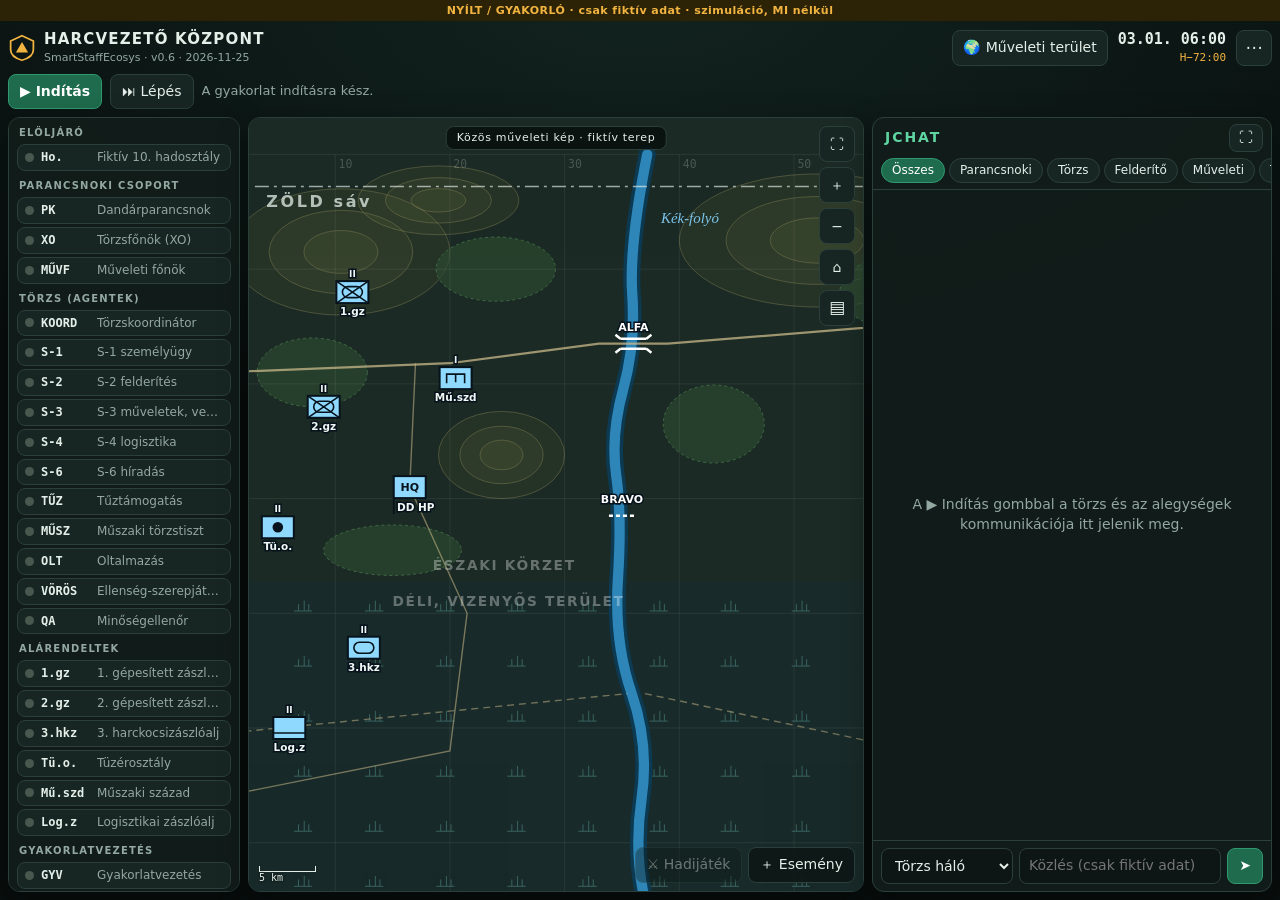
<file: public/index.html>
<!doctype html>
<html lang="hu">
<head>
  <meta charset="utf-8">
  <meta name="viewport" content="width=device-width, initial-scale=1, viewport-fit=cover">
  <meta name="robots" content="noindex, nofollow">
  <meta name="theme-color" content="#0b1210">
  <title>SmartStaffEcosys v0.6 – harcvezető központ</title>
  <link rel="stylesheet" href="cp.css">
</head>
<body>
  <div id="banner" class="banner">NYÍLT / GYAKORLÓ · csak fiktív adat · szimuláció, MI nélkül</div>
  <div class="cp">
    <header class="top">
      <div class="brand">
        <svg viewBox="0 0 32 32" aria-hidden="true"><path d="M16 2 29 8v10c0 6-6 10-13 12C9 28 3 24 3 18V8z" fill="none" stroke="currentColor" stroke-width="2"/><path d="M16 9 23 21H9z" fill="currentColor"/></svg>
        <div><h1>Harcvezető központ</h1><p id="subtitle">SmartStaffEcosys · v0.6 · 2026-11-25</p></div>
      </div>
      <a id="ao-open" class="aobtn" href="globe.html" title="Műveleti terület: földgömb és MGRS-rács" aria-label="Műveleti terület kijelölése földgömbön">🌍<span> Műveleti terület</span></a>
      <div class="clockbox"><strong id="clock">–</strong><span id="hhour"></span></div>
      <details class="menu" id="menu">
        <summary aria-label="Menü">⋯</summary>
        <div class="menu-body">
          <button type="button" id="shared-open">Közös gyakorlat (belépés)…</button>
          <a href="./" id="leave" hidden>Vissza a saját (helyi) demóhoz</a>
          <label>Belépett szerep <select id="role"></select></label>
          <label>Lejátszás sebessége <select id="speed"><option value="3500">lassú</option><option value="2000" selected>normál</option><option value="700">gyors</option></select></label>
          <a href="process.html" id="process-link">Folyamatnézet (törzsmunka lépései)</a>
          <a href="live.html">Éles döntési ablak (belépéssel)</a>
          <button type="button" id="export-chat">JCHAT mentése (CSV)</button>
          <button type="button" id="export-log">Döntési napló mentése (JSON)</button>
          <label class="check" id="conf-row"><input type="checkbox" id="conf"> Bizalmas+ (egyirányú leállítás)</label>
          <button type="button" id="reset" class="danger">Új gyakorlat</button>
        </div>
      </details>
    </header>

    <div class="control">
      <button type="button" id="play" class="primary">▶ Indítás</button>
      <button type="button" id="step" title="Egy allépés">⏭ Lépés</button>
      <p id="status" class="status" role="status"></p>
      <button type="button" id="open" class="attention" hidden>Döntés vár</button>
      <button type="button" id="resume" class="attention" hidden>Elöljárói válasz megérkezett</button>
    </div>

    <nav id="forces" class="forces panel" aria-label="Szervezeti elemek"></nav>

    <section id="mappanel" class="mappanel panel" aria-label="Közös műveleti kép">
      <div id="map" class="map"></div>
      <div id="map-title" class="map-title">Közös műveleti kép · fiktív terep</div>
      <details id="ao-credit" class="ao-credit" hidden><summary>© EOxCloudless · CC BY 4.0</summary><a href="https://cloudless.eox.at" target="_blank" rel="noopener">EOxCloudless https://cloudless.eox.at</a> by EOX IT Services GmbH (Contains modified Copernicus Sentinel data 2016 &amp; 2017) · <a href="https://creativecommons.org/licenses/by/4.0/" target="_blank" rel="noopener">CC BY 4.0</a></details>
      <div id="coabar" class="coabar" hidden></div>
      <div class="map-tools">
        <button type="button" id="fs-map" aria-label="Térkép teljes képernyőn">⛶</button>
        <button type="button" id="zin" aria-label="Nagyítás">＋</button>
        <button type="button" id="zout" aria-label="Kicsinyítés">−</button>
        <button type="button" id="zhome" aria-label="Alaphelyzet">⌂</button>
        <details class="layers">
          <summary aria-label="Rétegek">▤</summary>
          <div class="menu-body">
            <label class="check"><input type="checkbox" data-layer="units" checked> Saját erők</label>
            <label class="check"><input type="checkbox" data-layer="enemy" checked> Ellenség</label>
            <label class="check"><input type="checkbox" data-layer="plan" checked> Tervjelek</label>
            <label class="check"><input type="checkbox" data-layer="incidents" checked> Események</label>
            <label class="check" id="ao-row" hidden><input type="checkbox" id="ao-layer" checked> Valós terep (MGRS)</label>
          </div>
        </details>
      </div>
      <div class="map-actions">
        <button type="button" id="wg-open" disabled>⚔ Hadijáték</button>
        <button type="button" id="inject">＋ Esemény</button>
      </div>
      <div class="scalebar"><i id="scale-line"></i><span id="scale-text">5 km</span></div>
      <aside id="card" class="mapcard" hidden></aside>
      <div id="wargame" class="wargame" hidden>
        <div class="wg-head"><strong id="wg-name"></strong><button type="button" id="wg-close" aria-label="Hadijáték bezárása">✕</button></div>
        <div id="wg-coas" class="seg"></div>
        <div class="wg-turn">
          <button type="button" id="wg-prev" aria-label="Előző forduló">◀</button>
          <input type="range" id="wg-range" min="0" max="4" step="1" value="0" aria-label="Forduló">
          <button type="button" id="wg-next" aria-label="Következő forduló">▶</button>
          <button type="button" id="wg-auto">Lejátszás</button>
        </div>
        <p id="wg-own"></p>
        <p id="wg-red"></p>
        <p class="note">Vázlatos mozgásjáték előre megírt helyzetekkel; nem harcérték-számítás.</p>
      </div>
      <div id="lockpanel" class="lockpanel" hidden>
        <h2>Bizalmas+ aktív: a példány zárolva</h2>
        <p>Minden külső adapter tiltva. Ezen a felhős példányon nincs helyi adapter, ezért a feldolgozás leállt. A kapcsoló nem kapcsolható vissza.</p>
        <p>A kapcsoló nem teszi alkalmassá a felhőt minősített adatra. Ahhoz külön, zárt és akkreditált rendszer kell.</p>
      </div>
    </section>

    <section id="chat" class="chat panel" aria-label="JCHAT">
      <div class="chat-head">
        <h2>JCHAT</h2>
        <button type="button" id="filter" class="chip-x" hidden></button>
        <button type="button" id="fs-chat" aria-label="JCHAT teljes képernyőn">⛶</button>
      </div>
      <div id="channels" class="channels" role="tablist" aria-label="Hálók"></div>
      <div id="feed" class="feed" aria-live="polite"></div>
      <button type="button" id="newer" class="newer" hidden>▼ Új közlések</button>
      <form id="composer" class="composer">
        <div id="quote" class="quote" hidden><span></span><button type="button" aria-label="Idézet törlése">✕</button></div>
        <div class="row">
          <select id="to" aria-label="Címzett"></select>
          <input id="text" type="text" maxlength="400" autocomplete="off" placeholder="Közlés (csak fiktív adat)" aria-label="Közlés szövege">
          <button type="submit" class="primary" aria-label="Küldés">➤</button>
        </div>
      </form>
    </section>
  </div>
  <div id="toast" class="toast" role="status" hidden></div>

  <dialog id="dlg" aria-labelledby="dlg-title">
    <form method="dialog" id="dlg-form">
      <p id="dlg-meta" class="muted"></p>
      <h2 id="dlg-title" tabindex="-1" autofocus></h2>
      <p id="dlg-clock" class="muted"></p>
      <fieldset id="dlg-options"><legend>Alternatívák</legend></fieldset>
      <button type="button" id="dlg-reveal" disabled>Törzsajánlás megtekintése</button>
      <p id="dlg-rec" class="rec" hidden></p>
      <label>Indoklás (eltérésnél kötelező) <textarea id="dlg-reason" rows="3"></textarea></label>
      <p id="dlg-error" class="error" role="alert"></p>
      <button type="button" id="dlg-switch" hidden>Váltás a jogosult szerepre (demó)</button>
      <div class="actions">
        <button type="button" id="dlg-ok" class="primary" disabled>Döntés rögzítése</button>
        <button type="button" id="dlg-later">Később (térkép, JCHAT)</button>
      </div>
    </form>
  </dialog>
  <dialog id="join" aria-labelledby="join-head">
    <h2 id="join-head" tabindex="-1" autofocus>Közös gyakorlat</h2>
    <p class="muted">A résztvevők ugyanazt a JCHAT-et, térképet és döntéseket látják. Minden közlés a felhőben tárolódik, név szerint, és nem törölhető: kizárólag fiktív adat írható be.</p>
    <p id="join-setup" hidden>Nincs adatbázis beállítva.</p>
    <form id="join-login" hidden>
      <label>E-mail <input id="join-email" type="email" autocomplete="username" required></label>
      <label>Jelszó <input id="join-password" type="password" autocomplete="current-password" required></label>
      <div class="actions"><button class="primary">Belépés</button></div>
    </form>
    <div id="join-list" hidden>
      <p id="join-who" class="muted" role="status"></p>
      <div id="join-rooms" class="rooms"></div>
      <form id="join-new" hidden>
        <label>Új gyakorlat neve <input id="join-name" type="text" maxlength="80" required></label>
        <select id="join-hq" aria-label="Törzs"></select>
        <div class="actions"><button class="primary">Létrehozás és belépés</button></div>
      </form>
      <div class="actions"><button type="button" id="join-refresh">Frissítés</button><button type="button" id="join-logout">Kijelentkezés</button></div>
    </div>
    <p id="join-error" class="error" role="alert"></p>
    <button type="button" id="join-close">Bezárás</button>
  </dialog>
  <script type="module" src="cp.js"></script>
</body>
</html>
</file>
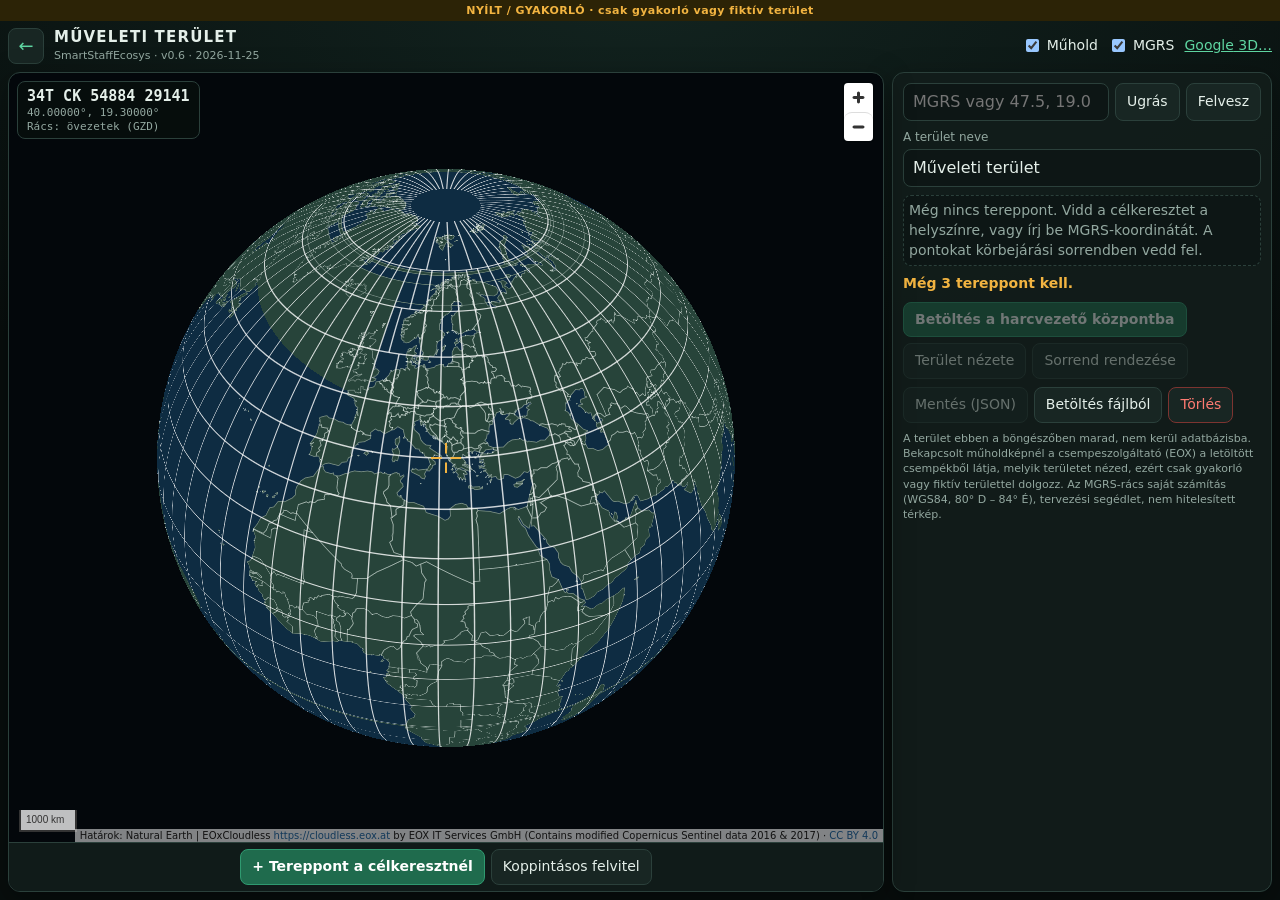
<file: public/globe.html>
<!doctype html>
<html lang="hu">
<head>
  <meta charset="utf-8">
  <meta name="viewport" content="width=device-width, initial-scale=1, viewport-fit=cover">
  <meta name="robots" content="noindex, nofollow">
  <meta name="theme-color" content="#0b1210">
  <title>SmartStaffEcosys v0.6 – műveleti terület (földgömb, MGRS)</title>
  <link rel="stylesheet" href="vendor/maplibre-gl-6.19.0/maplibre-gl.css">
  <link rel="stylesheet" href="cp.css">
  <link rel="stylesheet" href="globe.css">
</head>
<body class="globepage">
  <div id="banner" class="banner">NYÍLT / GYAKORLÓ · csak gyakorló vagy fiktív terület</div>
  <header class="ghead">
    <a class="back" href="./" aria-label="Vissza a harcvezető központba">←</a>
    <div class="gtitle"><h1>Műveleti terület</h1><p>SmartStaffEcosys · v0.6 · 2026-11-25</p></div>
    <label class="check"><input type="checkbox" id="sat" checked> Műhold</label>
    <label class="check"><input type="checkbox" id="grid" checked> MGRS</label>
    <a id="google" href="google.html" target="_blank" rel="noopener">Google<span class="wide"> 3D…</span></a>
  </header>

  <main class="gmain">
    <section class="globewrap panel" aria-label="Földgömb">
     <div class="mapholder">
      <div id="globe" class="globe"></div>
      <div class="cross" aria-hidden="true"></div>
      <div class="readout">
        <strong id="mgrs">–</strong>
        <span id="latlon"></span>
        <span id="gridinfo"></span>
      </div>
      <p id="toast" class="toast" role="status" hidden></p>
     </div>
      <div class="gactions">
        <button type="button" id="add" class="primary">+ Tereppont a célkeresztnél</button>
        <button type="button" id="tap" aria-pressed="false">Koppintásos felvitel</button>
      </div>
    </section>

    <aside class="side panel">
      <form id="jump" class="row">
        <input type="text" id="position" placeholder="MGRS vagy 47.5, 19.0" aria-label="MGRS-koordináta vagy szélesség és hosszúság" autocomplete="off" autocapitalize="characters" spellcheck="false">
        <button type="submit">Ugrás</button>
        <button type="button" id="addtyped">Felvesz</button>
      </form>
      <label class="name">A terület neve <input type="text" id="areaname" maxlength="60"></label>
      <ol id="points" class="points"></ol>
      <p id="summary" class="summary" role="status"></p>
      <div class="row wrap">
        <button type="button" id="apply" class="primary">Betöltés a harcvezető központba</button>
        <button type="button" id="fit">Terület nézete</button>
        <button type="button" id="sort">Sorrend rendezése</button>
      </div>
      <div class="row wrap">
        <button type="button" id="export">Mentés (JSON)</button>
        <label class="filebtn">Betöltés fájlból <input type="file" id="import" accept=".json,application/json" hidden></label>
        <button type="button" id="clear" class="danger">Törlés</button>
      </div>
      <p class="note">A terület ebben a böngészőben marad, nem kerül adatbázisba. Bekapcsolt műholdképnél a csempeszolgáltató (EOX) a letöltött csempékből látja, melyik területet nézed, ezért csak gyakorló vagy fiktív területtel dolgozz. Az MGRS-rács saját számítás (WGS84, 80° D – 84° É), tervezési segédlet, nem hitelesített térkép.</p>
    </aside>
  </main>
  <script type="module" src="globe.js"></script>
</body>
</html>
</file>
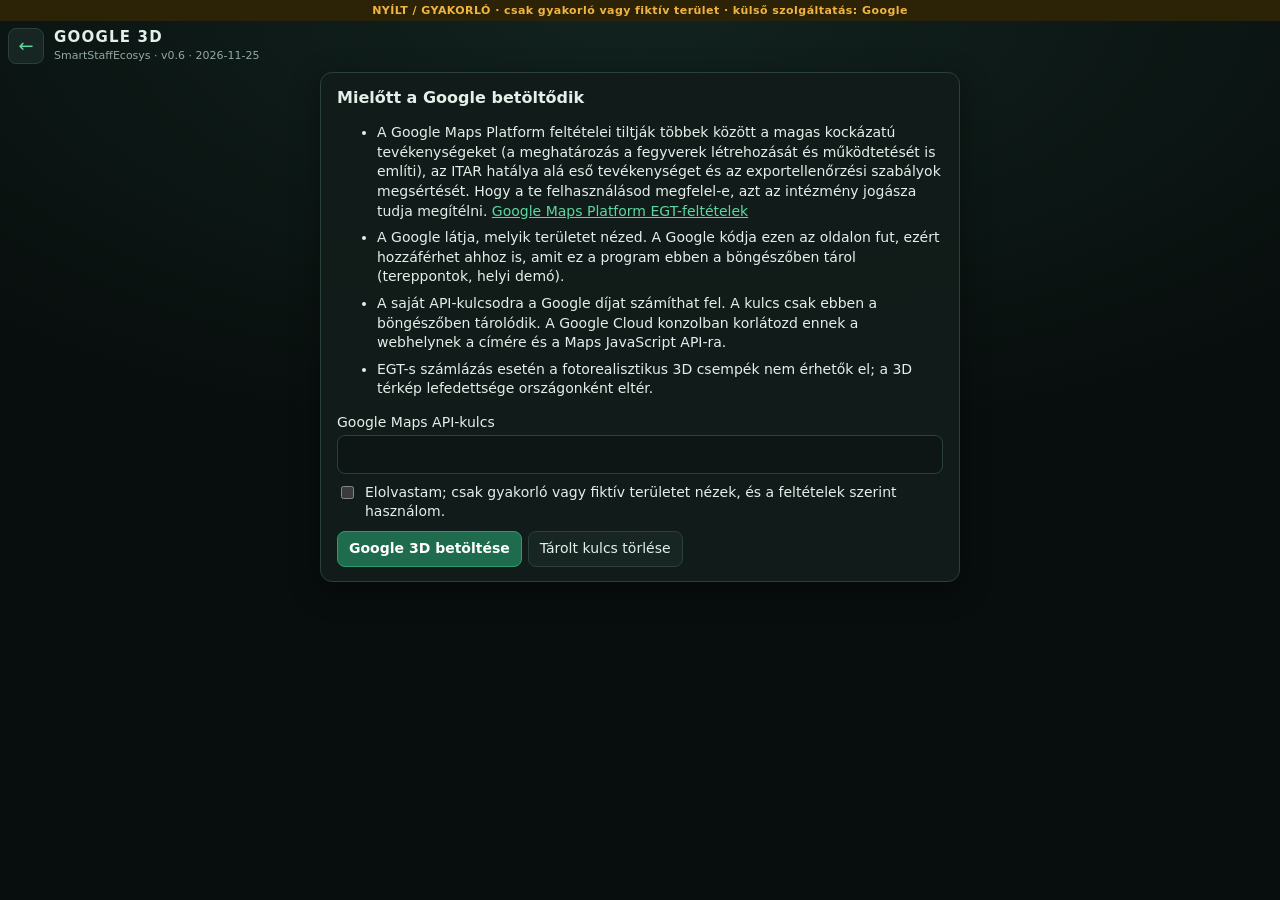
<file: public/google.html>
<!doctype html>
<html lang="hu">
<head>
  <meta charset="utf-8">
  <meta name="viewport" content="width=device-width, initial-scale=1, viewport-fit=cover">
  <meta name="robots" content="noindex, nofollow">
  <meta name="theme-color" content="#0b1210">
  <title>SmartStaffEcosys v0.6 – Google 3D (saját kulccsal)</title>
  <link rel="stylesheet" href="cp.css">
  <link rel="stylesheet" href="globe.css">
</head>
<body class="globepage">
  <div id="banner" class="banner">NYÍLT / GYAKORLÓ · csak gyakorló vagy fiktív terület · külső szolgáltatás: Google</div>
  <header class="ghead">
    <a class="back" href="globe.html" aria-label="Vissza a nyílt földgömbhöz">←</a>
    <div class="gtitle"><h1>Google 3D</h1><p>SmartStaffEcosys · v0.6 · 2026-11-25</p></div>
  </header>

  <main id="consent" class="consent panel">
    <h2>Mielőtt a Google betöltődik</h2>
    <ul>
      <li>A Google Maps Platform feltételei tiltják többek között a magas kockázatú tevékenységeket (a meghatározás a fegyverek létrehozását és működtetését is említi), az ITAR hatálya alá eső tevékenységet és az exportellenőrzési szabályok megsértését. Hogy a te felhasználásod megfelel-e, azt az intézmény jogásza tudja megítélni. <a href="https://cloud.google.com/terms/maps-platform/eea" target="_blank" rel="noopener">Google Maps Platform EGT-feltételek</a></li>
      <li>A Google látja, melyik területet nézed. A Google kódja ezen az oldalon fut, ezért hozzáférhet ahhoz is, amit ez a program ebben a böngészőben tárol (tereppontok, helyi demó).</li>
      <li>A saját API-kulcsodra a Google díjat számíthat fel. A kulcs csak ebben a böngészőben tárolódik. A Google Cloud konzolban korlátozd ennek a webhelynek a címére és a Maps JavaScript API-ra.</li>
      <li>EGT-s számlázás esetén a fotorealisztikus 3D csempék nem érhetők el; a 3D térkép lefedettsége országonként eltér.</li>
    </ul>
    <form id="start">
      <label>Google Maps API-kulcs <input type="password" id="key" autocomplete="off" spellcheck="false" required minlength="20" maxlength="100"></label>
      <label class="check"><input type="checkbox" id="agree" required> Elolvastam; csak gyakorló vagy fiktív területet nézek, és a feltételek szerint használom.</label>
      <div class="row wrap">
        <button type="submit" class="primary">Google 3D betöltése</button>
        <button type="button" id="forget">Tárolt kulcs törlése</button>
      </div>
    </form>
    <p id="status" class="summary bad" role="status"></p>
  </main>

  <main id="view" class="gmain" hidden>
    <section class="globewrap panel" aria-label="Google 3D térkép">
      <div class="mapholder"><div id="map3d" class="globe"></div></div>
      <div class="gactions">
        <button type="button" id="tap" aria-pressed="false">Koppintásos felvitel</button>
        <button type="button" id="regrid">MGRS-rács a nézetre</button>
      </div>
    </section>
    <aside class="side panel">
      <p id="gridinfo" class="note"></p>
      <ol id="points" class="points"></ol>
      <p id="summary" class="summary" role="status"></p>
      <div class="row wrap">
        <button type="button" id="apply" class="primary">Betöltés a harcvezető központba</button>
        <button type="button" id="undo">Utolsó pont törlése</button>
      </div>
      <p class="note">A tereppontok közösek a nyílt földgömb oldallal; nevet adni és sorrendet módosítani ott lehet.</p>
    </aside>
  </main>
  <script type="module" src="google.js"></script>
</body>
</html>
</file>
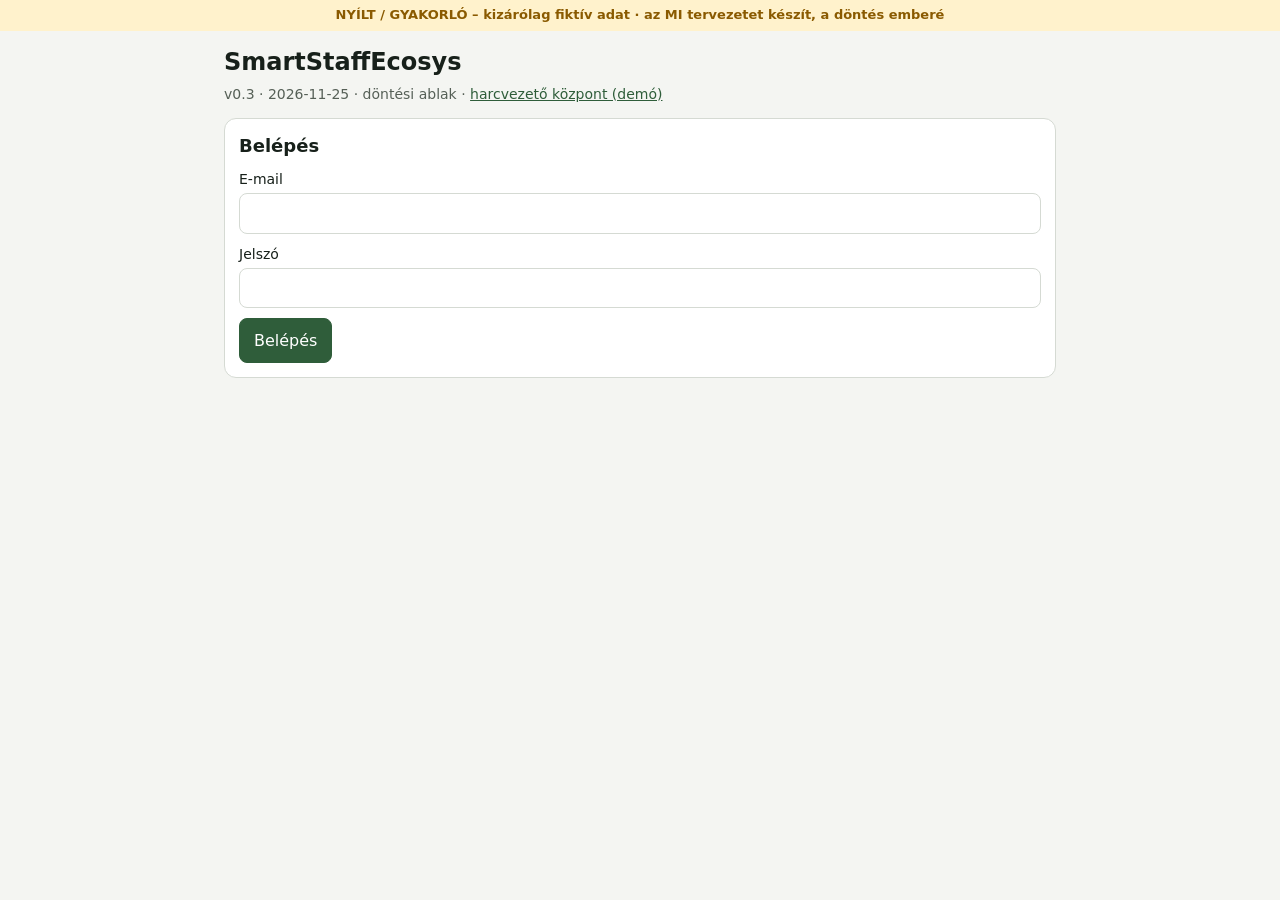
<file: public/live.html>
<!doctype html>
<html lang="hu">
<head>
  <meta charset="utf-8">
  <meta name="viewport" content="width=device-width, initial-scale=1">
  <meta name="robots" content="noindex, nofollow">
  <title>SmartStaffEcosys v0.3 – döntések</title>
  <link rel="stylesheet" href="styles.css">
</head>
<body>
  <div class="banner">NYÍLT / GYAKORLÓ – kizárólag fiktív adat · az MI tervezetet készít, a döntés emberé</div>
  <header>
    <h1>SmartStaffEcosys</h1>
    <p class="sub">v0.3 · 2026-11-25 · döntési ablak · <a href="./">harcvezető központ (demó)</a></p>
  </header>
  <main>
    <section id="setup" class="card" hidden>
      <h2>Nincs még adatbázis beállítva</h2>
      <p>Ez az oldal a Supabase-adatbázishoz kapcsolódik. A kapcsolat adatait a <code>config.js</code> tartalmazza. Addig a szimulált demó használható.</p>
    </section>

    <section id="login" class="card" hidden>
      <h2>Belépés</h2>
      <form id="login-form">
        <label>E-mail <input id="email" type="email" autocomplete="username" required></label>
        <label>Jelszó <input id="password" type="password" autocomplete="current-password" required></label>
        <p id="login-error" class="error" role="alert"></p>
        <div class="actions"><button class="primary">Belépés</button></div>
      </form>
    </section>

    <div id="app" hidden>
      <section class="card">
        <p id="who"></p>
        <p id="conn" class="muted" role="status"></p>
        <div class="actions">
          <button id="refresh">Frissítés</button>
          <button id="notify">Értesítés engedélyezése</button>
          <button id="logout">Kilépés</button>
        </div>
        <p class="muted">Új döntéskérésnél felugró ablak jelenik meg. Értesítés csak nyitott lapnál érkezik.</p>
      </section>
      <section class="card">
        <h2>Döntésre vár</h2>
        <div id="inbox"></div>
      </section>
      <section class="card">
        <h2>Döntési napló</h2>
        <ol id="history" class="log"></ol>
      </section>
    </div>
  </main>

  <dialog id="dlg" aria-labelledby="dlg-title">
    <p id="dlg-meta" class="muted"></p>
    <h2 id="dlg-title" tabindex="-1" autofocus></h2>
    <p id="dlg-clock" class="clock"></p>
    <div id="dlg-warnings"></div>
    <details id="dlg-subject"><summary>A döntés tárgya (tervezet)</summary><pre id="dlg-content"></pre></details>
    <fieldset id="dlg-options"></fieldset>
    <button type="button" id="dlg-reveal" disabled>Törzsajánlás megtekintése</button>
    <p id="dlg-rec" class="rec" hidden></p>
    <label id="dlg-guidance-box" hidden>Parancsnoki iránymutatás (kötelező) <textarea id="dlg-guidance" rows="4"></textarea></label>
    <label>Indoklás (eltérésnél kötelező) <textarea id="dlg-reason" rows="3"></textarea></label>
    <p id="dlg-error" class="error" role="alert"></p>
    <div class="actions">
      <button type="button" id="dlg-ok" class="primary" disabled>Döntés rögzítése</button>
      <button type="button" id="dlg-later">Később</button>
    </div>
  </dialog>
  <script type="module" src="live.js"></script>
</body>
</html>
</file>
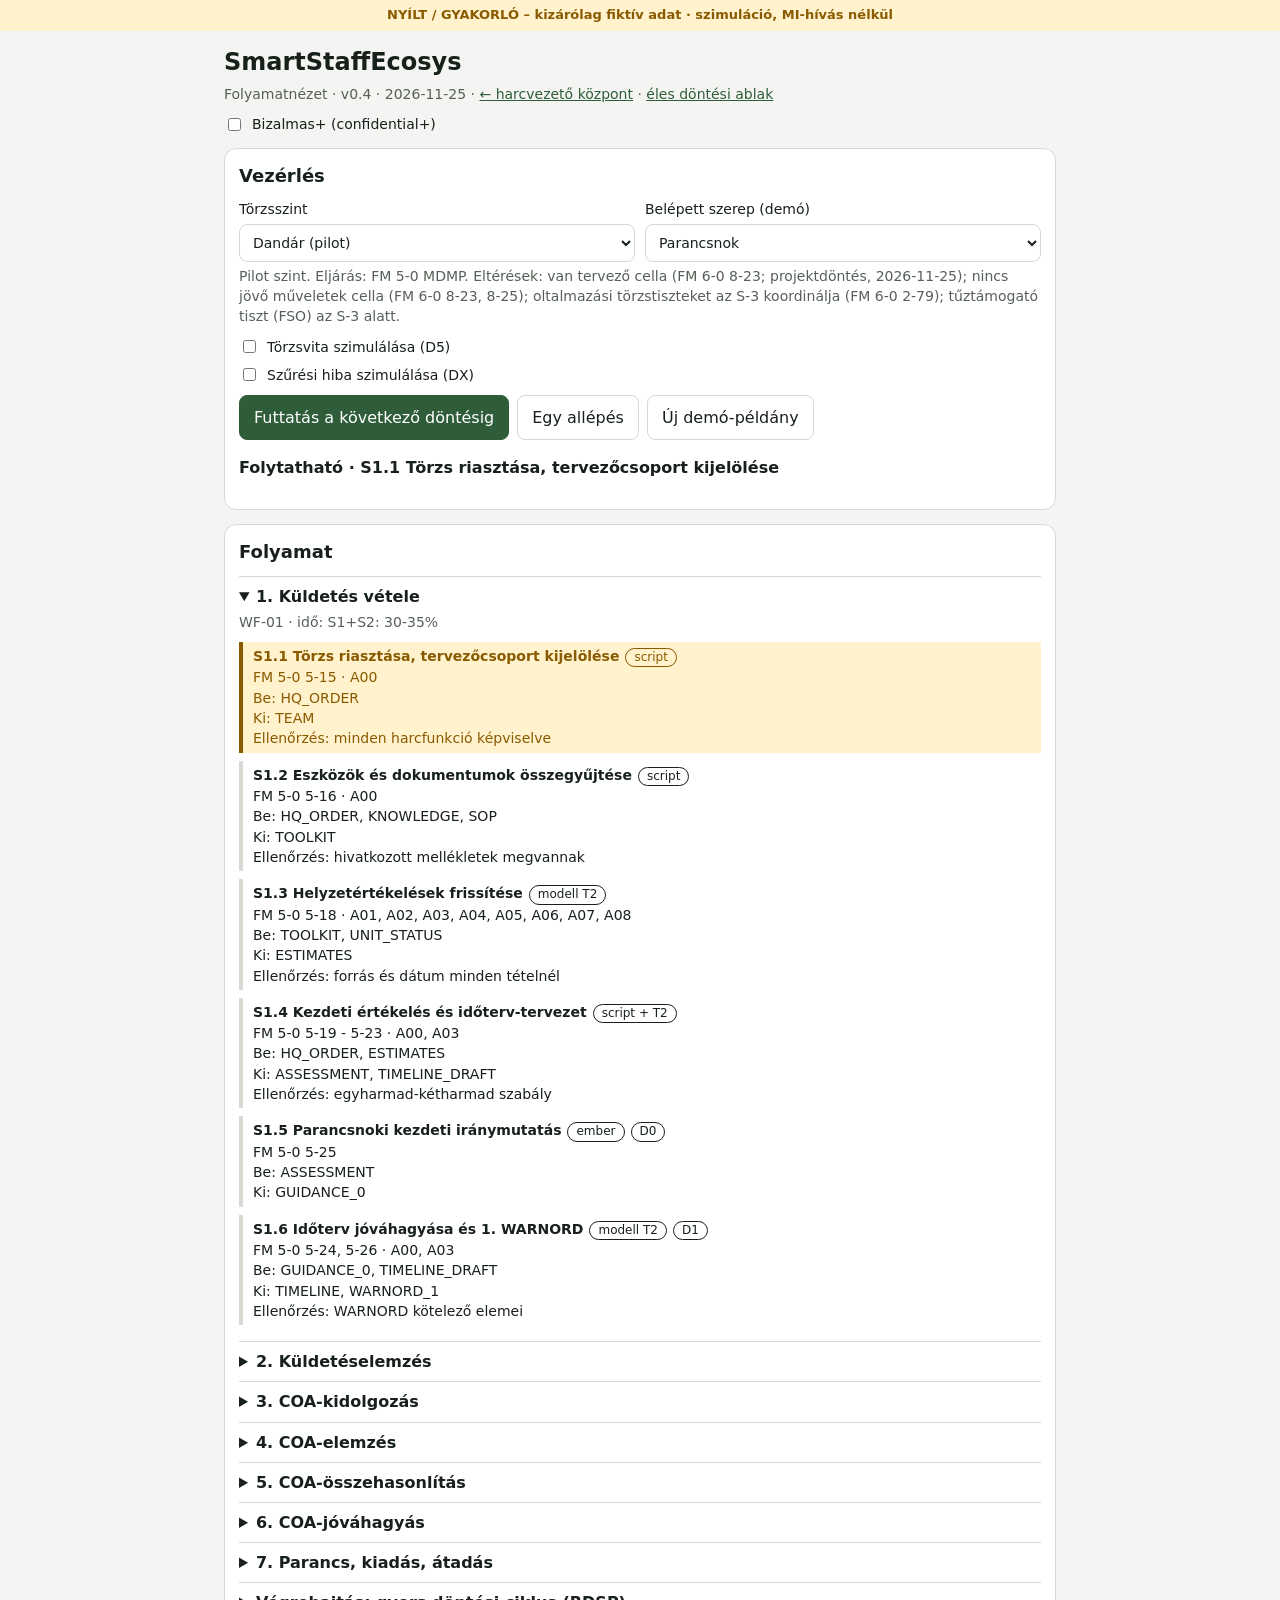
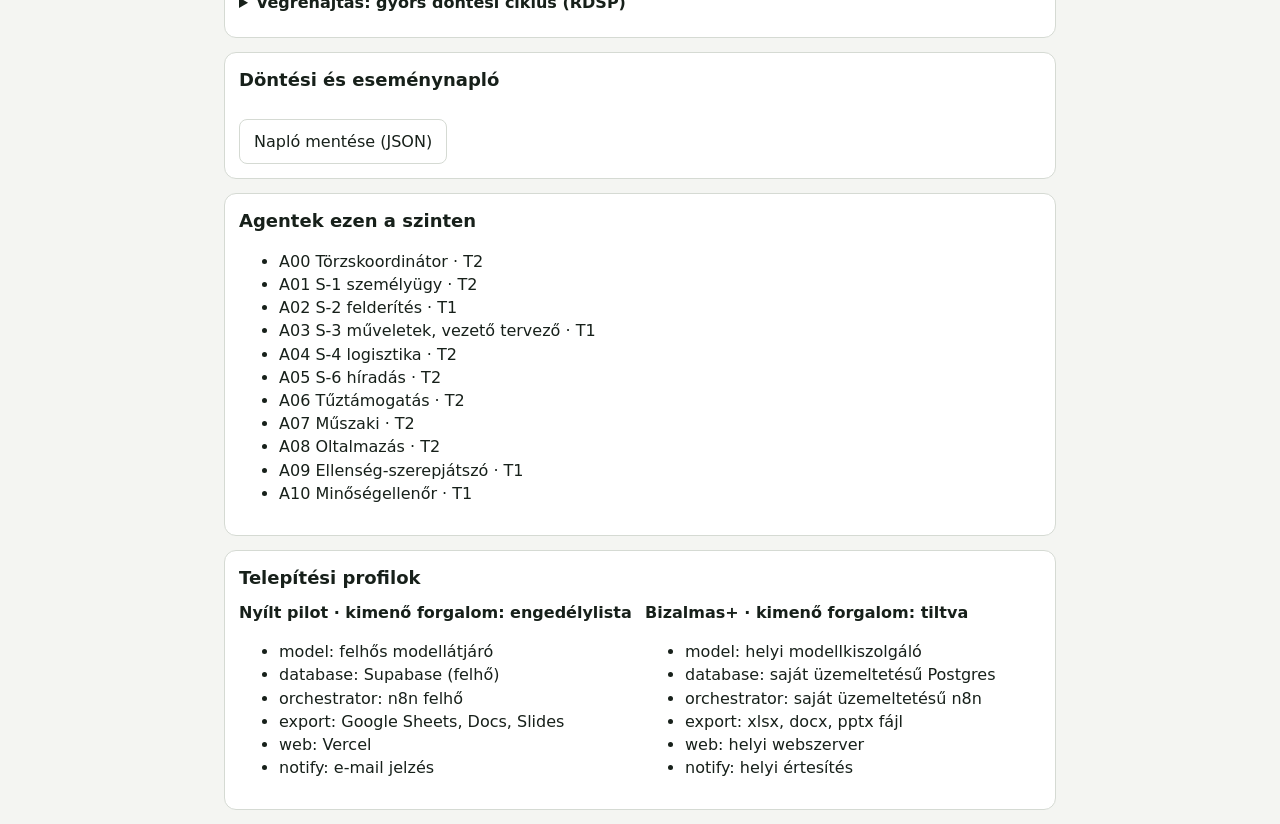
<file: public/process.html>
<!doctype html>
<html lang="hu">
<head>
  <meta charset="utf-8">
  <meta name="viewport" content="width=device-width, initial-scale=1">
  <meta name="robots" content="noindex, nofollow">
  <title>SmartStaffEcosys v0.4 – folyamatnézet</title>
  <link rel="stylesheet" href="styles.css">
</head>
<body>
  <div id="banner" class="banner">NYÍLT / GYAKORLÓ – kizárólag fiktív adat · szimuláció, MI-hívás nélkül</div>
  <header>
    <h1>SmartStaffEcosys</h1>
    <p class="sub">Folyamatnézet · v0.4 · 2026-11-25 · <a href="./">← harcvezető központ</a> · <a href="live.html">éles döntési ablak</a></p>
    <label class="switch"><input type="checkbox" id="conf"> <span>Bizalmas+ (confidential+)</span></label>
  </header>
  <main>
    <section id="lockpanel" class="card lock" hidden>
      <h2>Bizalmas+ aktív: a példány zárolva</h2>
      <p>Minden külső adapter tiltva. Ezen a felhős példányon nincs helyi adapter, ezért a feldolgozás leállt. A kapcsoló nem kapcsolható vissza.</p>
      <p>A kapcsoló nem teszi alkalmassá a felhőt minősített adatra. Ahhoz külön, zárt és akkreditált rendszer kell.</p>
    </section>

    <section class="card">
      <h2>Vezérlés</h2>
      <div class="grid">
        <label>Törzsszint <select id="echelon"></select></label>
        <label>Belépett szerep (demó) <select id="role"></select></label>
      </div>
      <p id="echinfo" class="muted"></p>
      <label class="check"><input type="checkbox" id="f-disagree"> Törzsvita szimulálása (D5)</label>
      <label class="check"><input type="checkbox" id="f-screen"> Szűrési hiba szimulálása (DX)</label>
      <div class="actions">
        <button id="run" class="primary">Futtatás a következő döntésig</button>
        <button id="step">Egy allépés</button>
        <button id="reset">Új demó-példány</button>
      </div>
      <p id="status" class="status" role="status"></p>
      <button id="open" class="attention" hidden>Döntés vár – ablak megnyitása</button>
      <button id="resume" hidden>Elöljárói válasz megérkezett</button>
    </section>

    <section class="card">
      <h2>Folyamat</h2>
      <div id="steps"></div>
    </section>

    <section class="card">
      <h2>Döntési és eseménynapló</h2>
      <ol id="log" class="log"></ol>
      <button id="export">Napló mentése (JSON)</button>
    </section>

    <section class="card">
      <h2>Agentek ezen a szinten</h2>
      <ul id="agents"></ul>
    </section>

    <section class="card">
      <h2>Telepítési profilok</h2>
      <div id="profiles" class="grid"></div>
    </section>
  </main>

  <dialog id="dlg" aria-labelledby="dlg-title">
    <form method="dialog" id="dlg-form">
      <p id="dlg-meta" class="muted"></p>
      <h2 id="dlg-title" tabindex="-1" autofocus></h2>
      <p id="dlg-clock" class="clock"></p>
      <fieldset id="dlg-options"><legend>Alternatívák</legend></fieldset>
      <button type="button" id="dlg-reveal" disabled>Törzsajánlás megtekintése</button>
      <p id="dlg-rec" class="rec" hidden></p>
      <label>Indoklás (eltérésnél kötelező) <textarea id="dlg-reason" rows="3"></textarea></label>
      <p id="dlg-error" class="error" role="alert"></p>
      <button type="button" id="dlg-switch" hidden>Váltás a jogosult szerepre (demó)</button>
      <div class="actions">
        <button type="button" id="dlg-ok" class="primary" disabled>Döntés rögzítése</button>
        <button type="button" id="dlg-later">Később</button>
      </div>
    </form>
  </dialog>
  <script type="module" src="app.js"></script>
</body>
</html>
</file>
<file: public/cp.css>
/* Command post: dark operations-room look. No external fonts or images. */
:root {
  color-scheme: dark;
  --bg: #080e0d; --panel: rgba(18, 29, 27, .92); --panel2: #182623; --line: #2b403b; --ink: #e4efe9; --muted: #93a8a0;
  --amber: #f2b441; --amber-bg: #3a2a08; --green: #5fd6a2; --blue: #6fc9ff; --red: #ff7b72; --violet: #c7a6ff;
  --mono: ui-monospace, "SF Mono", Menlo, Consolas, monospace;
}
* { box-sizing: border-box; }
[hidden] { display: none !important; }
html, body { height: 100%; margin: 0; }
body {
  display: flex; flex-direction: column; height: 100dvh; overflow: hidden; color: var(--ink); font: 14px/1.4 system-ui, sans-serif;
  background: radial-gradient(120% 80% at 50% 0%, #12231f 0%, var(--bg) 62%);
}
button, select, input, textarea { font: inherit; color: inherit; }
button { background: var(--panel2); border: 1px solid var(--line); border-radius: 8px; padding: 7px 11px; cursor: pointer; }
button:hover:not(:disabled) { border-color: var(--green); }
button:disabled { opacity: .4; cursor: default; }
button:focus-visible, select:focus-visible, input:focus-visible, summary:focus-visible, textarea:focus-visible { outline: 2px solid var(--amber); outline-offset: 1px; }
button.primary { background: #1f6b4d; border-color: #2f9a70; color: #fff; font-weight: 600; }
button.attention { background: var(--amber-bg); border-color: var(--amber); color: var(--amber); font-weight: 700; animation: glow 1.8s ease-in-out infinite; }
button.danger { border-color: #7d3430; color: var(--red); }
select, input[type=text], textarea { background: #0d1615; border: 1px solid var(--line); border-radius: 8px; padding: 7px 9px; }
a { color: var(--green); }
@keyframes glow { 50% { box-shadow: 0 0 14px rgba(242, 180, 65, .65); } }

body.shared #subtitle { color: var(--green); }
body.shared #subtitle.off { color: var(--red); }
.msg .by { color: var(--muted); min-width: 0; white-space: nowrap; overflow: hidden; text-overflow: ellipsis; }
#join label { display: block; margin: 8px 0; }
#join input { display: block; width: 100%; margin-top: 3px; font-size: 16px; }
#join select { max-width: 100%; }
.rooms { display: flex; flex-direction: column; gap: 6px; max-height: 36dvh; overflow: auto; }
.rooms .room { text-align: left; }
.rooms .room small { display: block; color: var(--muted); }

.banner { background: #2c2306; color: var(--amber); text-align: center; font-size: 11px; font-weight: 700; letter-spacing: .04em; padding: 3px 8px; }
body.locked .banner { background: #3d1413; color: var(--red); }

.cp {
  position: relative; flex: 1; min-height: 0; display: grid; gap: 8px; padding: 8px;
  grid-template-columns: 232px minmax(0, 1fr) minmax(320px, 400px);
  grid-template-rows: auto auto minmax(0, 1fr);
  grid-template-areas: "top top top" "control control control" "forces map chat";
}
.panel { background: var(--panel); border: 1px solid var(--line); border-radius: 12px; box-shadow: 0 8px 30px rgba(0, 0, 0, .35); min-height: 0; min-width: 0; }

.top { grid-area: top; display: flex; align-items: center; gap: 10px; min-width: 0; }
.brand { display: flex; align-items: center; gap: 8px; min-width: 0; flex: 1; color: var(--amber); }
.brand svg { width: 28px; height: 28px; flex: none; }
.brand h1 { margin: 0; font-size: 15px; color: var(--ink); letter-spacing: .08em; text-transform: uppercase; white-space: nowrap; overflow: hidden; text-overflow: ellipsis; }
.brand p { margin: 0; font-size: 11px; color: var(--muted); white-space: nowrap; overflow: hidden; text-overflow: ellipsis; }
.brand div { min-width: 0; }
.clockbox { text-align: right; font-family: var(--mono); line-height: 1.15; white-space: nowrap; }
.clockbox strong { display: block; font-size: 15px; }
.clockbox span { font-size: 11px; color: var(--amber); }
.menu, .layers { position: relative; }
.menu summary, .layers summary { list-style: none; cursor: pointer; background: var(--panel2); border: 1px solid var(--line); border-radius: 8px; width: 36px; height: 36px; display: grid; place-items: center; font-size: 17px; }
summary::-webkit-details-marker { display: none; }
.menu-body { position: absolute; right: 0; top: 42px; z-index: 60; width: min(290px, 86vw); max-height: 70dvh; overflow: auto; background: #101b19; border: 1px solid var(--line); border-radius: 12px; padding: 10px; display: flex; flex-direction: column; gap: 8px; box-shadow: 0 14px 40px rgba(0, 0, 0, .6); }
.menu-body label { display: flex; flex-direction: column; gap: 3px; font-size: 12px; color: var(--muted); }
.menu-body label select { color: var(--ink); font-size: 14px; }
.menu-body .check { flex-direction: row; align-items: center; gap: 8px; color: var(--ink); font-size: 14px; }
.menu-body a { padding: 6px 2px; }

.control { grid-area: control; display: flex; align-items: center; gap: 8px; min-width: 0; }
.control button { white-space: nowrap; flex: none; }
.control button.attention { flex: 0 1 auto; min-width: 0; overflow: hidden; text-overflow: ellipsis; }
.status { flex: 1; min-width: 0; margin: 0; color: var(--muted); font-size: 13px; overflow: hidden; display: -webkit-box; -webkit-line-clamp: 2; -webkit-box-orient: vertical; }

/* forces */
.forces { grid-area: forces; overflow: auto; padding: 8px; }
.force-group h3 { margin: 8px 2px 4px; font-size: 10px; letter-spacing: .12em; text-transform: uppercase; color: var(--muted); }
.force-group:first-child h3 { margin-top: 0; }
.force { display: grid; grid-template-columns: 10px 50px 1fr; align-items: center; gap: 6px; width: 100%; text-align: left; padding: 4px 7px; margin-bottom: 3px; }
.force i { width: 9px; height: 9px; border-radius: 50%; background: #47584f; }
.force b { font-size: 12px; font-family: var(--mono); white-space: nowrap; }
.force span { font-size: 12px; color: var(--muted); white-space: nowrap; overflow: hidden; text-overflow: ellipsis; }
.force.on { border-color: var(--amber); background: #28301c; }
.force.st-seen i { background: var(--green); }
.force.st-working i { background: var(--blue); box-shadow: 0 0 8px var(--blue); animation: blink 1s ease-in-out infinite; }
.force.st-decide i, .force.st-late i { background: var(--amber); box-shadow: 0 0 9px var(--amber); animation: blink .9s ease-in-out infinite; }
.force.st-late i { background: var(--red); box-shadow: 0 0 9px var(--red); }
.force.st-decide { border-color: var(--amber); }
@keyframes blink { 50% { opacity: .35; } }

/* map */
.mappanel { grid-area: map; position: relative; overflow: hidden; isolation: isolate; }
.map { position: absolute; inset: 0; touch-action: none; }
.map.picking { cursor: crosshair; box-shadow: inset 0 0 0 3px var(--amber); }
.mapsvg { display: block; width: 100%; height: 100%; cursor: grab; user-select: none; -webkit-user-select: none; }
.picking .mapsvg { cursor: crosshair; }
.map-title { position: absolute; left: 50%; top: 8px; transform: translateX(-50%); background: rgba(8, 14, 13, .82); border: 1px solid var(--line); border-radius: 8px; padding: 3px 10px; font-size: 11px; letter-spacing: .06em; white-space: nowrap; pointer-events: none; }
.map-tools { position: absolute; right: 8px; top: 8px; display: flex; flex-direction: column; gap: 5px; z-index: 5; }
.map-tools button, .chat-head button.fsb { width: 36px; height: 36px; padding: 0; }
.map-tools .menu-body { top: 0; right: 42px; width: 190px; }
.map-actions { position: absolute; right: 8px; bottom: 8px; display: flex; gap: 6px; z-index: 4; }
.map-actions button { background: rgba(14, 24, 22, .92); }
.scalebar { position: absolute; left: 10px; bottom: 8px; display: flex; flex-direction: column; font: 10px var(--mono); color: var(--ink); pointer-events: none; text-shadow: 0 0 3px #000; }
.scalebar i { display: block; height: 6px; border: 1px solid var(--ink); border-top: 0; width: 40px; }
.coabar, .seg { display: flex; gap: 4px; }
.coabar { position: absolute; left: 8px; top: 38px; flex-direction: column; z-index: 4; }
.coabar button, .seg button { padding: 4px 9px; font-size: 12px; background: rgba(14, 24, 22, .92); }
.coabar button[aria-pressed=true], .seg button[aria-pressed=true] { border-color: var(--amber); color: var(--amber); font-weight: 700; }
.coabar .coa1 { border-left: 4px solid #6fc9ff; }
.coabar .coa2 { border-left: 4px solid #5fd6a2; }
.coabar .coa3 { border-left: 4px solid #c7a6ff; }
.mapcard { position: absolute; left: 8px; bottom: 8px; width: min(330px, calc(100% - 16px)); max-height: calc(100% - 16px); overflow: auto; z-index: 8; background: rgba(12, 21, 19, .96); border: 1px solid var(--line); border-radius: 12px; padding: 10px 12px; box-shadow: 0 10px 30px rgba(0, 0, 0, .55); }
.mapcard h3 { margin: 0 34px 6px 0; font-size: 14px; }
.mapcard h4 { margin: 8px 0 4px; font-size: 11px; text-transform: uppercase; letter-spacing: .08em; color: var(--muted); }
.mapcard p { margin: 4px 0; font-size: 13px; }
.mapcard .close { float: right; width: 30px; height: 30px; padding: 0; }
.mapcard dl { display: grid; grid-template-columns: 1fr auto; gap: 2px 10px; margin: 4px 0; font-size: 13px; }
.mapcard dt { color: var(--muted); } .mapcard dd { margin: 0; font-family: var(--mono); }
.mapcard .related p { border-left: 2px solid var(--line); padding-left: 7px; font-size: 12px; }
.mapcard .actions { display: flex; flex-wrap: wrap; gap: 6px; margin-top: 8px; }
.mapcard .preset { display: block; width: 100%; text-align: left; margin-top: 5px; border-left: 4px solid var(--amber); }
.preset.sev-magas { border-left-color: #ff8f4d; } .preset.sev-kritikus { border-left-color: var(--red); }
.note { color: var(--muted); font-size: 11px !important; }
.sevtext.sev-magas { color: #ff8f4d; } .sevtext.sev-kritikus { color: var(--red); } .sevtext.sev-közepes { color: var(--amber); }
.wargame { position: absolute; left: 8px; right: 8px; bottom: 8px; z-index: 9; background: rgba(12, 21, 19, .94); border: 1px solid var(--amber); border-radius: 12px; padding: 8px 10px; max-height: 62%; overflow: auto; }
.wg-head { display: flex; justify-content: space-between; align-items: center; gap: 8px; }
.wg-head button { padding: 2px 9px; }
.wg-turn { display: flex; align-items: center; gap: 6px; margin: 6px 0; }
.wg-turn input { flex: 1; min-width: 40px; accent-color: var(--amber); }
.wg-turn button { padding: 4px 9px; }
.wargame p { margin: 2px 0; font-size: 13px; }
#wg-red { color: var(--red); }
.gaming .map-actions, .gaming .scalebar { display: none; }
.lockpanel { position: absolute; inset: 0; z-index: 20; display: flex; flex-direction: column; justify-content: center; padding: 20px; background: rgba(40, 10, 10, .93); border: 2px solid var(--red); border-radius: 12px; overflow: auto; }
.lockpanel h2 { margin: 0 0 8px; color: var(--red); }

/* terrain */
.ground { fill: #1b2a24; } .lowland { fill: #182a29; }
.grid path { stroke: #ffffff12; stroke-width: 1px; vector-effect: non-scaling-stroke; fill: none; }
.grid text { fill: #ffffff35; font: 10px var(--mono); }
.contour { fill: #6d704022; stroke: #8f8b5a66; stroke-width: 1px; vector-effect: non-scaling-stroke; }
.forest { fill: #2c4a30aa; stroke: #3f6a44; stroke-width: 1px; stroke-dasharray: 3 3; vector-effect: non-scaling-stroke; }
.marsh { stroke: #4f8a85; stroke-width: 1px; fill: none; vector-effect: non-scaling-stroke; opacity: .6; }
.river-bank { stroke: #0c3a52; stroke-width: 15; fill: none; stroke-linecap: round; }
.river { stroke: #2e86b8; stroke-width: 9; fill: none; stroke-linecap: round; }
.water-name { fill: #7cc4ea; font: italic 13px Georgia, serif; }
.road { stroke: #c9b98a; stroke-width: 2.2px; fill: none; vector-effect: non-scaling-stroke; opacity: .75; }
.road.minor { stroke-width: 1.4px; opacity: .55; }
.road.weak { stroke-dasharray: 7 5; stroke-width: 1.4px; opacity: .5; }
.area-name { fill: #ffffff55; font: 600 12px system-ui, sans-serif; letter-spacing: .12em; text-transform: uppercase; }

/* real area of operations */
.real .ground { fill: #12262a; }
.tile { pointer-events: none; }
.mgrs-line { fill: none; stroke: #f2d27a; stroke-width: 1px; opacity: .55; vector-effect: non-scaling-stroke; }
.mgrs-line.square { stroke: #ffe9ad; stroke-width: 1.8px; opacity: .9; }
.mgrs-line.zone { stroke: #fff; stroke-width: 1.6px; opacity: .8; }
.mgrs-number, .mgrs-square, .ao-point text { fill: #ffe3a6; font: 700 11px var(--mono); text-anchor: middle; paint-order: stroke; stroke: #000; stroke-width: 3px; }
.mgrs-square { fill: #fff; font-size: 14px; letter-spacing: .1em; opacity: .8; }
.ao-outline { fill: #f2b4410f; stroke: var(--amber); stroke-width: 2.5px; vector-effect: non-scaling-stroke; }
.ao-point circle { fill: var(--amber); stroke: #07131c; stroke-width: 1.5px; }
.ao-point text { fill: var(--amber); text-anchor: start; }
.ao-credit { position: absolute; left: 6px; bottom: 32px; z-index: 6; max-width: 52%; padding: 2px 6px; border-radius: 4px; background: rgba(8, 14, 13, .82); font-size: 9px; line-height: 1.35; color: var(--muted); }
.ao-credit summary { cursor: pointer; color: var(--ink); }
.aobtn { flex: none; display: flex; align-items: center; justify-content: center; height: 36px; min-width: 36px; padding: 0 10px; border: 1px solid var(--line); border-radius: 8px; background: var(--panel2); color: var(--ink); text-decoration: none; white-space: nowrap; }
.aobtn:hover { border-color: var(--green); }
.aobtn span { margin-left: 6px; }

/* plan graphics (sizes in screen pixels via --u = map units per pixel) */
.boundary { stroke: #e4efe9; stroke-width: 1.6px; stroke-dasharray: 14 5 3 5; vector-effect: non-scaling-stroke; fill: none; opacity: .65; }
.boundary.inner { opacity: .45; }
.lane-name { fill: #e4efe9; font: 700 14px system-ui, sans-serif; letter-spacing: .16em; opacity: .75; }
.phase { stroke: var(--amber); stroke-width: 1.6px; vector-effect: non-scaling-stroke; fill: none; opacity: .8; }
.phase-name { fill: var(--amber); font: 700 12px var(--mono); }
.position { fill: none; stroke: var(--blue); stroke-width: 1.5px; stroke-dasharray: 5 4; vector-effect: non-scaling-stroke; }
.nai { fill: #f2b44112; stroke: var(--amber); stroke-width: 1px; stroke-dasharray: 3 4; vector-effect: non-scaling-stroke; }
.avenue { stroke: var(--red); stroke-width: 2.5px; stroke-dasharray: 10 6; fill: none; vector-effect: non-scaling-stroke; opacity: .75; }
.avenue.weak { opacity: .4; stroke-dasharray: 3 6; }
.head.red { fill: var(--red); }
.coa-arrow { fill: none; stroke-width: 3px; stroke-dasharray: 9 6; vector-effect: non-scaling-stroke; opacity: .85; }
.coa-arrow.solid { stroke-dasharray: none; stroke-width: 3.5px; }
.coa-arrow.coa1 { stroke: #6fc9ff; } .coa-arrow.coa2 { stroke: #5fd6a2; } .coa-arrow.coa3 { stroke: #c7a6ff; } .coa-arrow.coaadj { stroke: var(--amber); }
.head.coa1 { fill: #6fc9ff; } .head.coa2 { fill: #5fd6a2; } .head.coa3 { fill: #c7a6ff; } .head.coaadj { fill: var(--amber); }

/* symbols */
.marker { cursor: pointer; outline: none; }
.marker .hit { fill: transparent; }
.marker:focus-visible .hit { stroke: var(--amber); stroke-width: 2; }
.layer-units .marker, .layer-enemy .marker, .layer-incidents .marker, .layer-ghosts .marker { transition: transform .9s ease; }
.moving .marker, .wg-instant .marker { transition: none !important; }
.sym path, .sym rect, .sym circle { fill: none; stroke: #07131c; stroke-width: 1.6; }
.sym .frame { stroke-width: 2; }
.friend .frame { fill: #8fd9ff; }
.friend .dot { fill: #07131c; }
.friend path:not(.frame) { stroke: #07131c; }
.friend.ghost { opacity: .5; }
.friend.ghost .frame { stroke: #fff; stroke-dasharray: 4 3; }
.hostile .frame { fill: #ff9a93; }
.hostile.unknown { opacity: .65; }
.hostile.unknown .frame { stroke-dasharray: 4 3; }
.sym text { fill: #f1f8f5; font: 700 10.5px system-ui, sans-serif; text-anchor: middle; paint-order: stroke; stroke: #07131c; stroke-width: 3px; }
.sym text.in { fill: #07131c; stroke: none; font-size: 11px; }
.sym text.size { font-size: 9px; }
.crossing { stroke: #fff; stroke-width: 2.4; fill: none; }
.crossing.ford { stroke-dasharray: 4 3; }
.crossing.key { stroke: var(--amber); }
.crossing-name, .avenue-name, .nai-name, .dp-name { fill: #fff; font: 700 11px system-ui, sans-serif; text-anchor: middle; paint-order: stroke; stroke: #07131c; stroke-width: 3px; }
.avenue-name { fill: #ffb1ab; } .nai-name, .dp-name { fill: var(--amber); }
.dp { fill: var(--amber); stroke: #07131c; stroke-width: 1.2; }
.incident .frame { fill: var(--amber); stroke: #07131c; stroke-width: 2; }
.incident .mark { stroke: #07131c; stroke-width: 2.6; fill: none; }
.incident .pulse { fill: none; stroke: var(--amber); stroke-width: 2; animation: pulse 1.6s ease-out infinite; transform-origin: 0 0; }
.incident.sev-magas .frame { fill: #ff8f4d; } .incident.sev-magas .pulse { stroke: #ff8f4d; }
.incident.sev-kritikus .frame { fill: #ff5d52; } .incident.sev-kritikus .pulse { stroke: #ff5d52; }
@keyframes pulse { from { transform: scale(.55); opacity: 1; } to { transform: scale(1.35); opacity: 0; } }
.pinger circle { fill: none; stroke: #fff; stroke-width: 3; animation: pulse .85s ease-out 3; }

/* JCHAT */
.chat { grid-area: chat; display: flex; flex-direction: column; position: relative; overflow: hidden; }
.chat-head { display: flex; align-items: center; gap: 8px; padding: 6px 8px 0 12px; }
.chat-head h2 { margin: 0; font-size: 14px; letter-spacing: .14em; color: var(--green); flex: 1; }
.chat-head button { padding: 3px 9px; }
.chip-x { border-color: var(--amber); color: var(--amber); font-size: 12px; }
.channels { display: flex; gap: 4px; overflow-x: auto; padding: 6px 8px; border-bottom: 1px solid var(--line); flex: none; scrollbar-width: none; }
.channels button { white-space: nowrap; padding: 3px 10px; font-size: 12px; border-radius: 99px; }
.channels button[aria-selected=true] { background: #1f6b4d; border-color: #2f9a70; color: #fff; }
.channels em { font-style: normal; background: var(--amber); color: #1d1500; border-radius: 99px; font-size: 10px; font-weight: 800; padding: 0 5px; margin-left: 5px; }
.feed { flex: 1; min-height: 0; overflow-y: auto; padding: 8px; display: flex; flex-direction: column; gap: 6px; overscroll-behavior: contain; }
.feed .empty { margin: auto; color: var(--muted); text-align: center; padding: 14px; }
.feed .day { margin: 2px 0; text-align: center; font: 11px var(--mono); color: var(--amber); flex: none; }
.msg { flex: none; --c: var(--blue); border: 1px solid var(--line); border-left: 3px solid var(--c); border-radius: 9px; padding: 5px 9px; background: #101b19; }
.msg.new { animation: in .28s ease both; }
@keyframes in { from { opacity: 0; transform: translateY(8px); } }
.msg.g-command { --c: var(--amber); } .msg.g-higher { --c: var(--violet); } .msg.g-sub { --c: var(--green); } .msg.g-excon { --c: var(--red); }
.msg.k-request { background: var(--amber-bg); border-color: var(--amber); --c: var(--amber); }
.msg.k-decision { background: #2a2c16; border-color: #8a7a2c; }
.msg.k-alert, .msg.k-inject { background: #2e1513; border-color: #7d3430; --c: var(--red); }
.msg.k-user { background: #14262e; }
.msg.k-ack, .msg.k-system { opacity: .82; }
.msg header { display: flex; align-items: baseline; gap: 6px; font-size: 12px; }
.msg .who { color: var(--c); font-family: var(--mono); }
.msg .to { color: var(--muted); }
.msg time { margin-left: auto; color: var(--muted); font-family: var(--mono); font-size: 11px; white-space: nowrap; }
.msg p { margin: 2px 0; overflow-wrap: anywhere; }
.msg blockquote { margin: 3px 0; padding: 2px 8px; border-left: 2px solid var(--muted); color: var(--muted); font-size: 12px; overflow-wrap: anywhere; }
.msg footer { display: flex; gap: 6px; align-items: center; }
.msg footer button { padding: 0 8px; font-size: 11px; background: transparent; border-radius: 99px; line-height: 20px; }
.msg footer .reply { margin-left: auto; border-color: transparent; color: var(--muted); font-size: 13px; }
.msg footer .decide { border-color: var(--amber); color: var(--amber); font-weight: 700; }
.newer { position: absolute; left: 50%; transform: translateX(-50%); bottom: 62px; z-index: 3; font-size: 12px; border-color: var(--green); }
.composer { border-top: 1px solid var(--line); padding: 7px 8px calc(7px + env(safe-area-inset-bottom)); flex: none; }
.composer .row { display: flex; gap: 6px; }
.composer select { width: 132px; flex: none; }
.composer input { flex: 1; min-width: 0; }
.quote { display: flex; align-items: center; gap: 6px; font-size: 12px; color: var(--muted); border-left: 2px solid var(--amber); padding-left: 7px; margin-bottom: 5px; }
.quote span { flex: 1; min-width: 0; white-space: nowrap; overflow: hidden; text-overflow: ellipsis; }
.quote button { padding: 0 8px; }

.mappanel.fs, .chat.fs { position: fixed; inset: 0; z-index: 40; border-radius: 0; border: 0; }
.chat.fs { background: #0c1514; }
.chat.fs .feed, .chat.fs .composer, .chat.fs .channels, .chat.fs .chat-head { padding-left: max(10px, calc((100vw - 860px) / 2)); padding-right: max(10px, calc((100vw - 860px) / 2)); }

.toast { position: fixed; left: 50%; top: 40px; transform: translateX(-50%); z-index: 70; background: #202c14; border: 1px solid var(--amber); border-radius: 10px; padding: 8px 14px; max-width: 92vw; text-align: center; box-shadow: 0 8px 24px rgba(0, 0, 0, .5); pointer-events: none; }

/* decision pop-up */
dialog { width: min(640px, calc(100vw - 20px)); max-height: calc(100dvh - 20px); overflow: auto; border: 2px solid var(--amber); border-radius: 14px; padding: 16px; background: #111c1a; color: var(--ink); box-shadow: 0 0 60px rgba(242, 180, 65, .25); }
dialog::backdrop { background: rgba(0, 0, 0, .68); backdrop-filter: blur(2px); }
dialog h2 { margin: 0 0 6px; font-size: 18px; outline: none; }
.muted { color: var(--muted); font-size: 13px; margin: 4px 0; }
fieldset { border: 0; padding: 0; margin: 0 0 10px; }
.option { display: flex; gap: 10px; border: 1px solid var(--line); border-radius: 10px; padding: 9px; margin: 7px 0; cursor: pointer; }
.option:has(input:checked) { border-color: var(--green); box-shadow: 0 0 0 1px var(--green); }
.option small { display: block; color: var(--muted); }
dialog textarea { display: block; width: 100%; margin-top: 4px; }
.rec { border-left: 4px solid var(--green); padding-left: 10px; }
.error { color: var(--red); font-weight: 600; margin: 6px 0; }
.actions { display: flex; flex-wrap: wrap; gap: 8px; margin-top: 10px; }

/* medium screens: forces become a strip */
@media (max-width: 1180px) {
  .cp { grid-template-columns: minmax(0, 1fr) minmax(300px, 38%); grid-template-rows: auto auto minmax(0, 1fr); grid-template-areas: "top control" "forces forces" "map chat"; }
  .forces { display: flex; gap: 10px; overflow-x: auto; overflow-y: hidden; padding: 5px 7px; scrollbar-width: none; }
  .force-group { display: flex; gap: 4px; align-items: center; flex: none; }
  .force-group h3 { display: none; }
  .force-group + .force-group { border-left: 1px solid var(--line); padding-left: 10px; }
  .force { display: flex; width: auto; margin: 0; gap: 5px; padding: 3px 8px; border-radius: 99px; }
  .force span { display: none; }
  body.waiting #play, body.waiting #step { display: none; }
}
/* phone, portrait: map above, JCHAT below */
@media (max-width: 760px) {
  .cp { gap: 5px; padding: 5px; grid-template-columns: minmax(0, 1fr); grid-template-rows: auto auto auto minmax(200px, 50fr) minmax(220px, 50fr); grid-template-areas: "top" "control" "forces" "map" "chat"; }
  .brand h1 { font-size: 13px; }
  .clockbox strong { font-size: 13px; }
  .control button { padding: 6px 9px; font-size: 13px; }
  #step { font-size: 0; padding: 6px 10px; }
  #step::before { content: "⏭"; font-size: 13px; }
  .status { font-size: 12px; line-height: 1.25; }
  .map-title { display: none; }
  .real .map-title { display: block; left: 6px; top: 6px; transform: none; max-width: calc(100% - 52px); overflow: hidden; text-overflow: ellipsis; font-size: 10px; padding: 2px 6px; }
  .real .coabar { top: 30px; }
  .ao-credit { max-width: 70%; }
  .brand svg { display: none; }
  .brand h1 { letter-spacing: 0; }
  .aobtn { padding: 0; }
  .aobtn span { display: none; }
  .map-tools { gap: 4px; }
  .map-tools button, .layers summary { width: 32px; height: 32px; }
  .map-actions button { padding: 4px 9px; font-size: 12px; }
  .mappanel:not(.fs) #zin, .mappanel:not(.fs) #zout { display: none; }
  .composer input { font-size: 16px; }
  .composer select { width: 78px; font-size: 13px; }
  .coabar { flex-direction: row; top: 8px; }
  /* unit and incident cards open as a sheet over JCHAT, so the map stays visible */
  .mappanel:not(.fs):has(.mapcard:not([hidden])) { isolation: auto; z-index: 10; }
  .mappanel:not(.fs) .mapcard { position: fixed; left: 5px; right: 5px; bottom: 5px; width: auto; max-height: 46dvh; }
  /* the war game gets the whole screen below the controls */
  .cp:has(.mappanel.gaming) { grid-template-rows: auto auto auto minmax(0, 1fr); grid-template-areas: "top" "control" "forces" "map"; }
  .cp:has(.mappanel.gaming) .chat { display: none; }
}
/* short or landscape phone */
@media (max-height: 560px) {
  .banner { font-size: 10px; padding: 1px 6px; }
  .cp { grid-template-columns: minmax(0, 1fr) minmax(280px, 40%); grid-template-rows: auto minmax(0, 1fr); grid-template-areas: "top control" "map chat"; }
  .forces { display: none; }
}
@media (prefers-reduced-motion: reduce) { *, *::before, *::after { animation: none !important; transition: none !important; } }
</file>
<file: public/vendor/maplibre-gl-6.19.0/maplibre-gl.css>
.maplibregl-map{font:12px/20px Helvetica Neue,Arial,Helvetica,sans-serif;overflow:hidden;position:relative;-webkit-tap-highlight-color:rgb(0 0 0/0);-webkit-touch-callout:none}.maplibregl-canvas{position:absolute;left:0;top:0}.maplibregl-map:fullscreen{width:100%;height:100%}.maplibregl-ctrl-group button.maplibregl-ctrl-compass{touch-action:none}.maplibregl-canvas-container.maplibregl-interactive,.maplibregl-ctrl-group button.maplibregl-ctrl-compass{cursor:grab;-webkit-user-select:none;-moz-user-select:none;user-select:none}.maplibregl-canvas-container.maplibregl-interactive.maplibregl-track-pointer{cursor:pointer}.maplibregl-canvas-container.maplibregl-interactive:active,.maplibregl-ctrl-group button.maplibregl-ctrl-compass:active{cursor:grabbing}.maplibregl-canvas-container.maplibregl-touch-zoom-rotate,.maplibregl-canvas-container.maplibregl-touch-zoom-rotate .maplibregl-canvas{touch-action:pan-x pan-y}.maplibregl-canvas-container.maplibregl-touch-drag-pan,.maplibregl-canvas-container.maplibregl-touch-drag-pan .maplibregl-canvas{touch-action:pinch-zoom}.maplibregl-canvas-container.maplibregl-touch-zoom-rotate.maplibregl-touch-drag-pan,.maplibregl-canvas-container.maplibregl-touch-zoom-rotate.maplibregl-touch-drag-pan .maplibregl-canvas{touch-action:none}.maplibregl-canvas-container.maplibregl-touch-drag-pan.maplibregl-cooperative-gestures,.maplibregl-canvas-container.maplibregl-touch-drag-pan.maplibregl-cooperative-gestures .maplibregl-canvas{touch-action:pan-x pan-y}.maplibregl-ctrl-bottom-left,.maplibregl-ctrl-bottom-right,.maplibregl-ctrl-top-left,.maplibregl-ctrl-top-right{position:absolute;pointer-events:none;z-index:2}.maplibregl-ctrl-top-left{top:0;left:0}.maplibregl-ctrl-top-right{top:0;right:0}.maplibregl-ctrl-bottom-left{bottom:0;left:0}.maplibregl-ctrl-bottom-right{right:0;bottom:0}.maplibregl-ctrl{clear:both;pointer-events:auto;transform:translate(0)}.maplibregl-ctrl-top-left .maplibregl-ctrl{margin:10px 0 0 10px;float:left}.maplibregl-ctrl-top-right .maplibregl-ctrl{margin:10px 10px 0 0;float:right}.maplibregl-ctrl-bottom-left .maplibregl-ctrl{margin:0 0 10px 10px;float:left}.maplibregl-ctrl-bottom-right .maplibregl-ctrl{margin:0 10px 10px 0;float:right}.maplibregl-ctrl-group{border-radius:4px;background:#fff}.maplibregl-ctrl-group:not(:empty){box-shadow:0 0 0 2px rgba(0,0,0,.1)}.maplibregl-ctrl-group button{width:29px;height:29px;display:block;padding:0;outline:none;border:0;box-sizing:border-box;background-color:transparent;cursor:pointer}.maplibregl-ctrl button{-webkit-user-select:none;-moz-user-select:none;user-select:none}.maplibregl-ctrl-group button+button{border-top:1px solid #ddd}.maplibregl-ctrl button .maplibregl-ctrl-icon{display:block;width:100%;height:100%;background-repeat:no-repeat;background-position:50%}@media(forced-colors:active){.maplibregl-ctrl-group:not(:empty){box-shadow:0 0 0 2px ButtonText}.maplibregl-ctrl-icon{background-color:transparent}.maplibregl-ctrl-group button+button{border-top:1px solid buttontext}}.maplibregl-ctrl button::-moz-focus-inner{border:0;padding:0}.maplibregl-ctrl-attrib-button:focus,.maplibregl-ctrl-group button:focus{box-shadow:0 0 2px 2px #0096ff}.maplibregl-ctrl button:disabled{cursor:not-allowed}.maplibregl-ctrl button:disabled .maplibregl-ctrl-icon{opacity:.25}@media(hover:hover){.maplibregl-ctrl button:not(:disabled):hover{background-color:rgba(0,0,0,.05)}}.maplibregl-ctrl button:not(:disabled):active{background-color:rgba(0,0,0,.05)}.maplibregl-ctrl-group button:focus:focus-visible{box-shadow:0 0 2px 2px #0096ff}.maplibregl-ctrl-group button:focus:not(:focus-visible){box-shadow:none}.maplibregl-ctrl-group button:focus:first-child{border-radius:4px 4px 0 0}.maplibregl-ctrl-group button:focus:last-child{border-radius:0 0 4px 4px}.maplibregl-ctrl-group button:focus:only-child{border-radius:inherit}.maplibregl-ctrl button.maplibregl-ctrl-zoom-out .maplibregl-ctrl-icon{background-image:url("data:image/svg+xml;charset=utf-8,%3Csvg xmlns='http://www.w3.org/2000/svg' width='29' height='29' viewBox='0 0 29 29' fill='%23333'%3E %3Cpath d='M10 13c-.75 0-1.5.75-1.5 1.5S9.25 16 10 16h9c.75 0 1.5-.75 1.5-1.5S19.75 13 19 13z'/%3E %3C/svg%3E")}.maplibregl-ctrl button.maplibregl-ctrl-zoom-in .maplibregl-ctrl-icon{background-image:url("data:image/svg+xml;charset=utf-8,%3Csvg xmlns='http://www.w3.org/2000/svg' width='29' height='29' viewBox='0 0 29 29' fill='%23333'%3E %3Cpath d='M14.5 8.5c-.75 0-1.5.75-1.5 1.5v3h-3c-.75 0-1.5.75-1.5 1.5S9.25 16 10 16h3v3c0 .75.75 1.5 1.5 1.5S16 19.75 16 19v-3h3c.75 0 1.5-.75 1.5-1.5S19.75 13 19 13h-3v-3c0-.75-.75-1.5-1.5-1.5'/%3E %3C/svg%3E")}@media(forced-colors:active){.maplibregl-ctrl button.maplibregl-ctrl-zoom-out .maplibregl-ctrl-icon{background-image:url("data:image/svg+xml;charset=utf-8,%3Csvg xmlns='http://www.w3.org/2000/svg' width='29' height='29' viewBox='0 0 29 29' fill='%23fff'%3E %3Cpath d='M10 13c-.75 0-1.5.75-1.5 1.5S9.25 16 10 16h9c.75 0 1.5-.75 1.5-1.5S19.75 13 19 13z'/%3E %3C/svg%3E")}.maplibregl-ctrl button.maplibregl-ctrl-zoom-in .maplibregl-ctrl-icon{background-image:url("data:image/svg+xml;charset=utf-8,%3Csvg xmlns='http://www.w3.org/2000/svg' width='29' height='29' viewBox='0 0 29 29' fill='%23fff'%3E %3Cpath d='M14.5 8.5c-.75 0-1.5.75-1.5 1.5v3h-3c-.75 0-1.5.75-1.5 1.5S9.25 16 10 16h3v3c0 .75.75 1.5 1.5 1.5S16 19.75 16 19v-3h3c.75 0 1.5-.75 1.5-1.5S19.75 13 19 13h-3v-3c0-.75-.75-1.5-1.5-1.5'/%3E %3C/svg%3E")}}@media(forced-colors:active) and (prefers-color-scheme:light){.maplibregl-ctrl button.maplibregl-ctrl-zoom-out .maplibregl-ctrl-icon{background-image:url("data:image/svg+xml;charset=utf-8,%3Csvg xmlns='http://www.w3.org/2000/svg' width='29' height='29' viewBox='0 0 29 29' fill='%23000'%3E %3Cpath d='M10 13c-.75 0-1.5.75-1.5 1.5S9.25 16 10 16h9c.75 0 1.5-.75 1.5-1.5S19.75 13 19 13z'/%3E %3C/svg%3E")}.maplibregl-ctrl button.maplibregl-ctrl-zoom-in .maplibregl-ctrl-icon{background-image:url("data:image/svg+xml;charset=utf-8,%3Csvg xmlns='http://www.w3.org/2000/svg' width='29' height='29' viewBox='0 0 29 29' fill='%23000'%3E %3Cpath d='M14.5 8.5c-.75 0-1.5.75-1.5 1.5v3h-3c-.75 0-1.5.75-1.5 1.5S9.25 16 10 16h3v3c0 .75.75 1.5 1.5 1.5S16 19.75 16 19v-3h3c.75 0 1.5-.75 1.5-1.5S19.75 13 19 13h-3v-3c0-.75-.75-1.5-1.5-1.5'/%3E %3C/svg%3E")}}.maplibregl-ctrl button.maplibregl-ctrl-fullscreen .maplibregl-ctrl-icon{background-image:url("data:image/svg+xml;charset=utf-8,%3Csvg xmlns='http://www.w3.org/2000/svg' width='29' height='29' viewBox='0 0 29 29' fill='%23333'%3E %3Cpath d='M24 16v5.5c0 1.75-.75 2.5-2.5 2.5H16v-1l3-1.5-4-5.5 1-1 5.5 4 1.5-3zM6 16l1.5 3 5.5-4 1 1-4 5.5 3 1.5v1H7.5C5.75 24 5 23.25 5 21.5V16zm7-11v1l-3 1.5 4 5.5-1 1-5.5-4L6 13H5V7.5C5 5.75 5.75 5 7.5 5zm11 2.5c0-1.75-.75-2.5-2.5-2.5H16v1l3 1.5-4 5.5 1 1 5.5-4 1.5 3h1z'/%3E %3C/svg%3E")}.maplibregl-ctrl button.maplibregl-ctrl-shrink .maplibregl-ctrl-icon{background-image:url("data:image/svg+xml;charset=utf-8,%3Csvg xmlns='http://www.w3.org/2000/svg' width='29' height='29' viewBox='0 0 29 29'%3E %3Cpath d='M18.5 16c-1.75 0-2.5.75-2.5 2.5V24h1l1.5-3 5.5 4 1-1-4-5.5 3-1.5v-1zM13 18.5c0-1.75-.75-2.5-2.5-2.5H5v1l3 1.5L4 24l1 1 5.5-4 1.5 3h1zm3-8c0 1.75.75 2.5 2.5 2.5H24v-1l-3-1.5L25 5l-1-1-5.5 4L17 5h-1zM10.5 13c1.75 0 2.5-.75 2.5-2.5V5h-1l-1.5 3L5 4 4 5l4 5.5L5 12v1z'/%3E %3C/svg%3E")}@media(forced-colors:active){.maplibregl-ctrl button.maplibregl-ctrl-fullscreen .maplibregl-ctrl-icon{background-image:url("data:image/svg+xml;charset=utf-8,%3Csvg xmlns='http://www.w3.org/2000/svg' width='29' height='29' viewBox='0 0 29 29' fill='%23fff'%3E %3Cpath d='M24 16v5.5c0 1.75-.75 2.5-2.5 2.5H16v-1l3-1.5-4-5.5 1-1 5.5 4 1.5-3zM6 16l1.5 3 5.5-4 1 1-4 5.5 3 1.5v1H7.5C5.75 24 5 23.25 5 21.5V16zm7-11v1l-3 1.5 4 5.5-1 1-5.5-4L6 13H5V7.5C5 5.75 5.75 5 7.5 5zm11 2.5c0-1.75-.75-2.5-2.5-2.5H16v1l3 1.5-4 5.5 1 1 5.5-4 1.5 3h1z'/%3E %3C/svg%3E")}.maplibregl-ctrl button.maplibregl-ctrl-shrink .maplibregl-ctrl-icon{background-image:url("data:image/svg+xml;charset=utf-8,%3Csvg xmlns='http://www.w3.org/2000/svg' width='29' height='29' viewBox='0 0 29 29' fill='%23fff'%3E %3Cpath d='M18.5 16c-1.75 0-2.5.75-2.5 2.5V24h1l1.5-3 5.5 4 1-1-4-5.5 3-1.5v-1zM13 18.5c0-1.75-.75-2.5-2.5-2.5H5v1l3 1.5L4 24l1 1 5.5-4 1.5 3h1zm3-8c0 1.75.75 2.5 2.5 2.5H24v-1l-3-1.5L25 5l-1-1-5.5 4L17 5h-1zM10.5 13c1.75 0 2.5-.75 2.5-2.5V5h-1l-1.5 3L5 4 4 5l4 5.5L5 12v1z'/%3E %3C/svg%3E")}}@media(forced-colors:active) and (prefers-color-scheme:light){.maplibregl-ctrl button.maplibregl-ctrl-fullscreen .maplibregl-ctrl-icon{background-image:url("data:image/svg+xml;charset=utf-8,%3Csvg xmlns='http://www.w3.org/2000/svg' width='29' height='29' viewBox='0 0 29 29' fill='%23000'%3E %3Cpath d='M24 16v5.5c0 1.75-.75 2.5-2.5 2.5H16v-1l3-1.5-4-5.5 1-1 5.5 4 1.5-3zM6 16l1.5 3 5.5-4 1 1-4 5.5 3 1.5v1H7.5C5.75 24 5 23.25 5 21.5V16zm7-11v1l-3 1.5 4 5.5-1 1-5.5-4L6 13H5V7.5C5 5.75 5.75 5 7.5 5zm11 2.5c0-1.75-.75-2.5-2.5-2.5H16v1l3 1.5-4 5.5 1 1 5.5-4 1.5 3h1z'/%3E %3C/svg%3E")}.maplibregl-ctrl button.maplibregl-ctrl-shrink .maplibregl-ctrl-icon{background-image:url("data:image/svg+xml;charset=utf-8,%3Csvg xmlns='http://www.w3.org/2000/svg' width='29' height='29' viewBox='0 0 29 29' fill='%23000'%3E %3Cpath d='M18.5 16c-1.75 0-2.5.75-2.5 2.5V24h1l1.5-3 5.5 4 1-1-4-5.5 3-1.5v-1zM13 18.5c0-1.75-.75-2.5-2.5-2.5H5v1l3 1.5L4 24l1 1 5.5-4 1.5 3h1zm3-8c0 1.75.75 2.5 2.5 2.5H24v-1l-3-1.5L25 5l-1-1-5.5 4L17 5h-1zM10.5 13c1.75 0 2.5-.75 2.5-2.5V5h-1l-1.5 3L5 4 4 5l4 5.5L5 12v1z'/%3E %3C/svg%3E")}}.maplibregl-ctrl button.maplibregl-ctrl-compass .maplibregl-ctrl-icon{background-image:url("data:image/svg+xml;charset=utf-8,%3Csvg xmlns='http://www.w3.org/2000/svg' width='29' height='29' viewBox='0 0 29 29' fill='%23333'%3E %3Cpath d='m10.5 14 4-8 4 8z'/%3E %3Cpath fill='%23ccc' d='m10.5 16 4 8 4-8z'/%3E %3C/svg%3E")}@media(forced-colors:active){.maplibregl-ctrl button.maplibregl-ctrl-compass .maplibregl-ctrl-icon{background-image:url("data:image/svg+xml;charset=utf-8,%3Csvg xmlns='http://www.w3.org/2000/svg' width='29' height='29' viewBox='0 0 29 29' fill='%23fff'%3E %3Cpath d='m10.5 14 4-8 4 8z'/%3E %3Cpath fill='%23ccc' d='m10.5 16 4 8 4-8z'/%3E %3C/svg%3E")}}@media(forced-colors:active) and (prefers-color-scheme:light){.maplibregl-ctrl button.maplibregl-ctrl-compass .maplibregl-ctrl-icon{background-image:url("data:image/svg+xml;charset=utf-8,%3Csvg xmlns='http://www.w3.org/2000/svg' width='29' height='29' viewBox='0 0 29 29' fill='%23000'%3E %3Cpath d='m10.5 14 4-8 4 8z'/%3E %3Cpath fill='%23ccc' d='m10.5 16 4 8 4-8z'/%3E %3C/svg%3E")}}.maplibregl-ctrl button.maplibregl-ctrl-globe .maplibregl-ctrl-icon{background-image:url("data:image/svg+xml;charset=utf-8,%3Csvg xmlns='http://www.w3.org/2000/svg' width='22' height='22' fill='none' viewBox='0 0 22 22' stroke='%23333'%3E %3Ccircle cx='11' cy='11' r='8.5'/%3E %3Cpath d='M17.5 11c0 4.819-3.02 8.5-6.5 8.5S4.5 15.819 4.5 11 7.52 2.5 11 2.5s6.5 3.681 6.5 8.5Z'/%3E %3Cpath d='M13.5 11c0 2.447-.331 4.64-.853 6.206-.262.785-.562 1.384-.872 1.777-.314.399-.58.517-.775.517-.195 0-.461-.118-.775-.517-.31-.393-.61-.992-.872-1.777C8.831 15.64 8.5 13.446 8.5 11c0-2.447.331-4.64.853-6.206.262-.785.562-1.384.872-1.777.314-.399.58-.517.775-.517.195 0 .461.118.775.517.31.393.61.992.872 1.777.522 1.565.853 3.76.853 6.206Z'/%3E %3Cpath d='M11 7.5c-1.909 0-3.622-.166-4.845-.428-.616-.132-1.08-.283-1.379-.434a1.333 1.333 0 0 1-.224-.138c.047-.038.12-.085.224-.138.299-.151.763-.302 1.379-.434C7.378 5.666 9.091 5.5 11 5.5c1.909 0 3.622.166 4.845.428.616.132 1.08.283 1.379.434.105.053.177.1.224.138-.047.038-.12.085-.224.138-.299.151-.763.302-1.379.434-1.223.262-2.936.428-4.845.428ZM4.486 6.436ZM11 16.5c-1.909 0-3.622-.166-4.845-.428-.616-.132-1.08-.283-1.379-.434a1.33 1.33 0 0 1-.224-.138 1.33 1.33 0 0 1 .224-.138c.299-.151.763-.302 1.379-.434C7.378 14.666 9.091 14.5 11 14.5c1.909 0 3.622.166 4.845.428.616.132 1.08.283 1.379.434.105.053.177.1.224.138a1.33 1.33 0 0 1-.224.138c-.299.151-.763.302-1.379.434-1.223.262-2.936.428-4.845.428Zm-6.514-1.064ZM11 12.5c-2.46 0-4.672-.222-6.255-.574-.796-.177-1.406-.38-1.805-.59a1.465 1.465 0 0 1-.39-.272.293.293 0 0 1-.047-.064.293.293 0 0 1 .048-.064c.066-.073.189-.167.389-.272.399-.21 1.009-.413 1.805-.59C6.328 9.722 8.54 9.5 11 9.5s4.672.222 6.256.574c.795.177 1.405.38 1.804.59.2.105.323.2.39.272a.33.33 0 0 1 .047.064.293.293 0 0 1-.048.064 1.435 1.435 0 0 1-.389.272c-.399.21-1.009.413-1.804.59-1.584.352-3.796.574-6.256.574Zm-8.501-1.51v.002-.002Zm0 .018v.002-.002Zm17.002.002v-.002.002Zm0-.018v-.002.002Z'/%3E %3C/svg%3E")}.maplibregl-ctrl button.maplibregl-ctrl-globe-enabled .maplibregl-ctrl-icon{background-image:url("data:image/svg+xml;charset=utf-8,%3Csvg xmlns='http://www.w3.org/2000/svg' width='22' height='22' fill='none' viewBox='0 0 22 22' stroke='%2333b5e5'%3E %3Ccircle cx='11' cy='11' r='8.5'/%3E %3Cpath d='M17.5 11c0 4.819-3.02 8.5-6.5 8.5S4.5 15.819 4.5 11 7.52 2.5 11 2.5s6.5 3.681 6.5 8.5Z'/%3E %3Cpath d='M13.5 11c0 2.447-.331 4.64-.853 6.206-.262.785-.562 1.384-.872 1.777-.314.399-.58.517-.775.517-.195 0-.461-.118-.775-.517-.31-.393-.61-.992-.872-1.777C8.831 15.64 8.5 13.446 8.5 11c0-2.447.331-4.64.853-6.206.262-.785.562-1.384.872-1.777.314-.399.58-.517.775-.517.195 0 .461.118.775.517.31.393.61.992.872 1.777.522 1.565.853 3.76.853 6.206Z'/%3E %3Cpath d='M11 7.5c-1.909 0-3.622-.166-4.845-.428-.616-.132-1.08-.283-1.379-.434a1.333 1.333 0 0 1-.224-.138c.047-.038.12-.085.224-.138.299-.151.763-.302 1.379-.434C7.378 5.666 9.091 5.5 11 5.5c1.909 0 3.622.166 4.845.428.616.132 1.08.283 1.379.434.105.053.177.1.224.138-.047.038-.12.085-.224.138-.299.151-.763.302-1.379.434-1.223.262-2.936.428-4.845.428ZM4.486 6.436ZM11 16.5c-1.909 0-3.622-.166-4.845-.428-.616-.132-1.08-.283-1.379-.434a1.33 1.33 0 0 1-.224-.138 1.33 1.33 0 0 1 .224-.138c.299-.151.763-.302 1.379-.434C7.378 14.666 9.091 14.5 11 14.5c1.909 0 3.622.166 4.845.428.616.132 1.08.283 1.379.434.105.053.177.1.224.138a1.33 1.33 0 0 1-.224.138c-.299.151-.763.302-1.379.434-1.223.262-2.936.428-4.845.428Zm-6.514-1.064ZM11 12.5c-2.46 0-4.672-.222-6.255-.574-.796-.177-1.406-.38-1.805-.59a1.465 1.465 0 0 1-.39-.272.293.293 0 0 1-.047-.064.293.293 0 0 1 .048-.064c.066-.073.189-.167.389-.272.399-.21 1.009-.413 1.805-.59C6.328 9.722 8.54 9.5 11 9.5s4.672.222 6.256.574c.795.177 1.405.38 1.804.59.2.105.323.2.39.272a.33.33 0 0 1 .047.064.293.293 0 0 1-.048.064 1.435 1.435 0 0 1-.389.272c-.399.21-1.009.413-1.804.59-1.584.352-3.796.574-6.256.574Zm-8.501-1.51v.002-.002Zm0 .018v.002-.002Zm17.002.002v-.002.002Zm0-.018v-.002.002Z'/%3E %3C/svg%3E")}.maplibregl-ctrl button.maplibregl-ctrl-terrain .maplibregl-ctrl-icon{background-image:url("data:image/svg+xml;charset=utf-8,%3Csvg xmlns='http://www.w3.org/2000/svg' width='22' height='22' viewBox='0 0 22 22' fill='%23333'%3E %3Cpath d='m1.754 13.406 4.453-4.851 3.09 3.09 3.281 3.277.969-.969-3.309-3.312 3.844-4.121 6.148 6.886h1.082v-.855l-7.207-8.07-4.84 5.187L6.169 6.57l-5.48 5.965v.871ZM.688 16.844h20.625v1.375H.688Zm0 0'/%3E %3C/svg%3E")}.maplibregl-ctrl button.maplibregl-ctrl-terrain-enabled .maplibregl-ctrl-icon{background-image:url("data:image/svg+xml;charset=utf-8,%3Csvg xmlns='http://www.w3.org/2000/svg' width='22' height='22' viewBox='0 0 22 22' fill='%2333b5e5'%3E %3Cpath d='m1.754 13.406 4.453-4.851 3.09 3.09 3.281 3.277.969-.969-3.309-3.312 3.844-4.121 6.148 6.886h1.082v-.855l-7.207-8.07-4.84 5.187L6.169 6.57l-5.48 5.965v.871ZM.688 16.844h20.625v1.375H.688Zm0 0'/%3E %3C/svg%3E")}.maplibregl-ctrl button.maplibregl-ctrl-geolocate .maplibregl-ctrl-icon{background-image:url("data:image/svg+xml;charset=utf-8,%3Csvg xmlns='http://www.w3.org/2000/svg' width='29' height='29' viewBox='0 0 20 20' fill='%23333'%3E %3Cpath d='M10 4C9 4 9 5 9 5v.1A5 5 0 0 0 5.1 9H5s-1 0-1 1 1 1 1 1h.1A5 5 0 0 0 9 14.9v.1s0 1 1 1 1-1 1-1v-.1a5 5 0 0 0 3.9-3.9h.1s1 0 1-1-1-1-1-1h-.1A5 5 0 0 0 11 5.1V5s0-1-1-1m0 2.5a3.5 3.5 0 1 1 0 7 3.5 3.5 0 1 1 0-7'/%3E %3Ccircle id='dot' cx='10' cy='10' r='2'/%3E %3Cpath id='stroke' d='m14 5 1 1-9 9-1-1z' display='none'/%3E %3C/svg%3E")}.maplibregl-ctrl button.maplibregl-ctrl-geolocate:disabled .maplibregl-ctrl-icon{background-image:url("data:image/svg+xml;charset=utf-8,%3Csvg xmlns='http://www.w3.org/2000/svg' width='29' height='29' viewBox='0 0 20 20' fill='%23aaa'%3E %3Cpath d='M10 4C9 4 9 5 9 5v.1A5 5 0 0 0 5.1 9H5s-1 0-1 1 1 1 1 1h.1A5 5 0 0 0 9 14.9v.1s0 1 1 1 1-1 1-1v-.1a5 5 0 0 0 3.9-3.9h.1s1 0 1-1-1-1-1-1h-.1A5 5 0 0 0 11 5.1V5s0-1-1-1m0 2.5a3.5 3.5 0 1 1 0 7 3.5 3.5 0 1 1 0-7'/%3E %3Ccircle id='dot' cx='10' cy='10' r='2'/%3E %3Cpath id='stroke' d='m14 5 1 1-9 9-1-1z' fill='%23f00'/%3E %3C/svg%3E")}.maplibregl-ctrl button.maplibregl-ctrl-geolocate.maplibregl-ctrl-geolocate-active .maplibregl-ctrl-icon{background-image:url("data:image/svg+xml;charset=utf-8,%3Csvg xmlns='http://www.w3.org/2000/svg' width='29' height='29' viewBox='0 0 20 20' fill='%2333b5e5'%3E %3Cpath d='M10 4C9 4 9 5 9 5v.1A5 5 0 0 0 5.1 9H5s-1 0-1 1 1 1 1 1h.1A5 5 0 0 0 9 14.9v.1s0 1 1 1 1-1 1-1v-.1a5 5 0 0 0 3.9-3.9h.1s1 0 1-1-1-1-1-1h-.1A5 5 0 0 0 11 5.1V5s0-1-1-1m0 2.5a3.5 3.5 0 1 1 0 7 3.5 3.5 0 1 1 0-7'/%3E %3Ccircle id='dot' cx='10' cy='10' r='2'/%3E %3Cpath id='stroke' d='m14 5 1 1-9 9-1-1z' display='none'/%3E %3C/svg%3E")}.maplibregl-ctrl button.maplibregl-ctrl-geolocate.maplibregl-ctrl-geolocate-active-error .maplibregl-ctrl-icon{background-image:url("data:image/svg+xml;charset=utf-8,%3Csvg xmlns='http://www.w3.org/2000/svg' width='29' height='29' viewBox='0 0 20 20' fill='%23e58978'%3E %3Cpath d='M10 4C9 4 9 5 9 5v.1A5 5 0 0 0 5.1 9H5s-1 0-1 1 1 1 1 1h.1A5 5 0 0 0 9 14.9v.1s0 1 1 1 1-1 1-1v-.1a5 5 0 0 0 3.9-3.9h.1s1 0 1-1-1-1-1-1h-.1A5 5 0 0 0 11 5.1V5s0-1-1-1m0 2.5a3.5 3.5 0 1 1 0 7 3.5 3.5 0 1 1 0-7'/%3E %3Ccircle id='dot' cx='10' cy='10' r='2'/%3E %3Cpath id='stroke' d='m14 5 1 1-9 9-1-1z' display='none'/%3E %3C/svg%3E")}.maplibregl-ctrl button.maplibregl-ctrl-geolocate.maplibregl-ctrl-geolocate-background .maplibregl-ctrl-icon{background-image:url("data:image/svg+xml;charset=utf-8,%3Csvg xmlns='http://www.w3.org/2000/svg' width='29' height='29' viewBox='0 0 20 20' fill='%2333b5e5'%3E %3Cpath d='M10 4C9 4 9 5 9 5v.1A5 5 0 0 0 5.1 9H5s-1 0-1 1 1 1 1 1h.1A5 5 0 0 0 9 14.9v.1s0 1 1 1 1-1 1-1v-.1a5 5 0 0 0 3.9-3.9h.1s1 0 1-1-1-1-1-1h-.1A5 5 0 0 0 11 5.1V5s0-1-1-1m0 2.5a3.5 3.5 0 1 1 0 7 3.5 3.5 0 1 1 0-7'/%3E %3Ccircle id='dot' cx='10' cy='10' r='2' display='none'/%3E %3Cpath id='stroke' d='m14 5 1 1-9 9-1-1z' display='none'/%3E %3C/svg%3E")}.maplibregl-ctrl button.maplibregl-ctrl-geolocate.maplibregl-ctrl-geolocate-background-error .maplibregl-ctrl-icon{background-image:url("data:image/svg+xml;charset=utf-8,%3Csvg xmlns='http://www.w3.org/2000/svg' width='29' height='29' viewBox='0 0 20 20' fill='%23e54e33'%3E %3Cpath d='M10 4C9 4 9 5 9 5v.1A5 5 0 0 0 5.1 9H5s-1 0-1 1 1 1 1 1h.1A5 5 0 0 0 9 14.9v.1s0 1 1 1 1-1 1-1v-.1a5 5 0 0 0 3.9-3.9h.1s1 0 1-1-1-1-1-1h-.1A5 5 0 0 0 11 5.1V5s0-1-1-1m0 2.5a3.5 3.5 0 1 1 0 7 3.5 3.5 0 1 1 0-7'/%3E %3Ccircle id='dot' cx='10' cy='10' r='2' display='none'/%3E %3Cpath id='stroke' d='m14 5 1 1-9 9-1-1z' display='none'/%3E %3C/svg%3E")}.maplibregl-ctrl button.maplibregl-ctrl-geolocate.maplibregl-ctrl-geolocate-waiting .maplibregl-ctrl-icon{animation:maplibregl-spin 2s linear infinite}@media(forced-colors:active){.maplibregl-ctrl button.maplibregl-ctrl-geolocate .maplibregl-ctrl-icon{background-image:url("data:image/svg+xml;charset=utf-8,%3Csvg xmlns='http://www.w3.org/2000/svg' width='29' height='29' viewBox='0 0 20 20' fill='%23fff'%3E %3Cpath d='M10 4C9 4 9 5 9 5v.1A5 5 0 0 0 5.1 9H5s-1 0-1 1 1 1 1 1h.1A5 5 0 0 0 9 14.9v.1s0 1 1 1 1-1 1-1v-.1a5 5 0 0 0 3.9-3.9h.1s1 0 1-1-1-1-1-1h-.1A5 5 0 0 0 11 5.1V5s0-1-1-1m0 2.5a3.5 3.5 0 1 1 0 7 3.5 3.5 0 1 1 0-7'/%3E %3Ccircle id='dot' cx='10' cy='10' r='2'/%3E %3Cpath id='stroke' d='m14 5 1 1-9 9-1-1z' display='none'/%3E %3C/svg%3E")}.maplibregl-ctrl button.maplibregl-ctrl-geolocate:disabled .maplibregl-ctrl-icon{background-image:url("data:image/svg+xml;charset=utf-8,%3Csvg xmlns='http://www.w3.org/2000/svg' width='29' height='29' viewBox='0 0 20 20' fill='%23999'%3E %3Cpath d='M10 4C9 4 9 5 9 5v.1A5 5 0 0 0 5.1 9H5s-1 0-1 1 1 1 1 1h.1A5 5 0 0 0 9 14.9v.1s0 1 1 1 1-1 1-1v-.1a5 5 0 0 0 3.9-3.9h.1s1 0 1-1-1-1-1-1h-.1A5 5 0 0 0 11 5.1V5s0-1-1-1m0 2.5a3.5 3.5 0 1 1 0 7 3.5 3.5 0 1 1 0-7'/%3E %3Ccircle id='dot' cx='10' cy='10' r='2'/%3E %3Cpath id='stroke' d='m14 5 1 1-9 9-1-1z' fill='%23f00'/%3E %3C/svg%3E")}.maplibregl-ctrl button.maplibregl-ctrl-geolocate.maplibregl-ctrl-geolocate-active .maplibregl-ctrl-icon{background-image:url("data:image/svg+xml;charset=utf-8,%3Csvg xmlns='http://www.w3.org/2000/svg' width='29' height='29' viewBox='0 0 20 20' fill='%2333b5e5'%3E %3Cpath d='M10 4C9 4 9 5 9 5v.1A5 5 0 0 0 5.1 9H5s-1 0-1 1 1 1 1 1h.1A5 5 0 0 0 9 14.9v.1s0 1 1 1 1-1 1-1v-.1a5 5 0 0 0 3.9-3.9h.1s1 0 1-1-1-1-1-1h-.1A5 5 0 0 0 11 5.1V5s0-1-1-1m0 2.5a3.5 3.5 0 1 1 0 7 3.5 3.5 0 1 1 0-7'/%3E %3Ccircle id='dot' cx='10' cy='10' r='2'/%3E %3Cpath id='stroke' d='m14 5 1 1-9 9-1-1z' display='none'/%3E %3C/svg%3E")}.maplibregl-ctrl button.maplibregl-ctrl-geolocate.maplibregl-ctrl-geolocate-active-error .maplibregl-ctrl-icon{background-image:url("data:image/svg+xml;charset=utf-8,%3Csvg xmlns='http://www.w3.org/2000/svg' width='29' height='29' viewBox='0 0 20 20' fill='%23e58978'%3E %3Cpath d='M10 4C9 4 9 5 9 5v.1A5 5 0 0 0 5.1 9H5s-1 0-1 1 1 1 1 1h.1A5 5 0 0 0 9 14.9v.1s0 1 1 1 1-1 1-1v-.1a5 5 0 0 0 3.9-3.9h.1s1 0 1-1-1-1-1-1h-.1A5 5 0 0 0 11 5.1V5s0-1-1-1m0 2.5a3.5 3.5 0 1 1 0 7 3.5 3.5 0 1 1 0-7'/%3E %3Ccircle id='dot' cx='10' cy='10' r='2'/%3E %3Cpath id='stroke' d='m14 5 1 1-9 9-1-1z' display='none'/%3E %3C/svg%3E")}.maplibregl-ctrl button.maplibregl-ctrl-geolocate.maplibregl-ctrl-geolocate-background .maplibregl-ctrl-icon{background-image:url("data:image/svg+xml;charset=utf-8,%3Csvg xmlns='http://www.w3.org/2000/svg' width='29' height='29' viewBox='0 0 20 20' fill='%2333b5e5'%3E %3Cpath d='M10 4C9 4 9 5 9 5v.1A5 5 0 0 0 5.1 9H5s-1 0-1 1 1 1 1 1h.1A5 5 0 0 0 9 14.9v.1s0 1 1 1 1-1 1-1v-.1a5 5 0 0 0 3.9-3.9h.1s1 0 1-1-1-1-1-1h-.1A5 5 0 0 0 11 5.1V5s0-1-1-1m0 2.5a3.5 3.5 0 1 1 0 7 3.5 3.5 0 1 1 0-7'/%3E %3Ccircle id='dot' cx='10' cy='10' r='2' display='none'/%3E %3Cpath id='stroke' d='m14 5 1 1-9 9-1-1z' display='none'/%3E %3C/svg%3E")}.maplibregl-ctrl button.maplibregl-ctrl-geolocate.maplibregl-ctrl-geolocate-background-error .maplibregl-ctrl-icon{background-image:url("data:image/svg+xml;charset=utf-8,%3Csvg xmlns='http://www.w3.org/2000/svg' width='29' height='29' viewBox='0 0 20 20' fill='%23e54e33'%3E %3Cpath d='M10 4C9 4 9 5 9 5v.1A5 5 0 0 0 5.1 9H5s-1 0-1 1 1 1 1 1h.1A5 5 0 0 0 9 14.9v.1s0 1 1 1 1-1 1-1v-.1a5 5 0 0 0 3.9-3.9h.1s1 0 1-1-1-1-1-1h-.1A5 5 0 0 0 11 5.1V5s0-1-1-1m0 2.5a3.5 3.5 0 1 1 0 7 3.5 3.5 0 1 1 0-7'/%3E %3Ccircle id='dot' cx='10' cy='10' r='2' display='none'/%3E %3Cpath id='stroke' d='m14 5 1 1-9 9-1-1z' display='none'/%3E %3C/svg%3E")}}@media(forced-colors:active) and (prefers-color-scheme:light){.maplibregl-ctrl button.maplibregl-ctrl-geolocate .maplibregl-ctrl-icon{background-image:url("data:image/svg+xml;charset=utf-8,%3Csvg xmlns='http://www.w3.org/2000/svg' width='29' height='29' viewBox='0 0 20 20' fill='%23000'%3E %3Cpath d='M10 4C9 4 9 5 9 5v.1A5 5 0 0 0 5.1 9H5s-1 0-1 1 1 1 1 1h.1A5 5 0 0 0 9 14.9v.1s0 1 1 1 1-1 1-1v-.1a5 5 0 0 0 3.9-3.9h.1s1 0 1-1-1-1-1-1h-.1A5 5 0 0 0 11 5.1V5s0-1-1-1m0 2.5a3.5 3.5 0 1 1 0 7 3.5 3.5 0 1 1 0-7'/%3E %3Ccircle id='dot' cx='10' cy='10' r='2'/%3E %3Cpath id='stroke' d='m14 5 1 1-9 9-1-1z' display='none'/%3E %3C/svg%3E")}.maplibregl-ctrl button.maplibregl-ctrl-geolocate:disabled .maplibregl-ctrl-icon{background-image:url("data:image/svg+xml;charset=utf-8,%3Csvg xmlns='http://www.w3.org/2000/svg' width='29' height='29' viewBox='0 0 20 20' fill='%23666'%3E %3Cpath d='M10 4C9 4 9 5 9 5v.1A5 5 0 0 0 5.1 9H5s-1 0-1 1 1 1 1 1h.1A5 5 0 0 0 9 14.9v.1s0 1 1 1 1-1 1-1v-.1a5 5 0 0 0 3.9-3.9h.1s1 0 1-1-1-1-1-1h-.1A5 5 0 0 0 11 5.1V5s0-1-1-1m0 2.5a3.5 3.5 0 1 1 0 7 3.5 3.5 0 1 1 0-7'/%3E %3Ccircle id='dot' cx='10' cy='10' r='2'/%3E %3Cpath id='stroke' d='m14 5 1 1-9 9-1-1z' fill='%23f00'/%3E %3C/svg%3E")}}@keyframes maplibregl-spin{0%{transform:rotate(0deg)}to{transform:rotate(1turn)}}a.maplibregl-ctrl-logo{width:88px;height:23px;margin:0 0 -4px -4px;display:block;background-repeat:no-repeat;cursor:pointer;overflow:hidden;background-image:url("data:image/svg+xml;charset=utf-8,%3Csvg xmlns='http://www.w3.org/2000/svg' width='88' height='23' fill='none'%3E %3Cpath fill='%23000' fill-opacity='.4' fill-rule='evenodd' d='M17.408 16.796h-1.827l2.501-12.095h.198l3.324 6.533.988 2.19.988-2.19 3.258-6.533h.181l2.6 12.095h-1.81l-1.218-5.644-.362-1.71-.658 1.71-2.929 5.644h-.098l-2.914-5.644-.757-1.71-.345 1.71zm1.958-3.42-.726 3.663a1.255 1.255 0 0 1-1.232 1.011h-1.827a1.255 1.255 0 0 1-1.229-1.509l2.501-12.095a1.255 1.255 0 0 1 1.23-1.001h.197a1.25 1.25 0 0 1 1.12.685l3.19 6.273 3.125-6.263a1.25 1.25 0 0 1 1.123-.695h.181a1.255 1.255 0 0 1 1.227.991l1.443 6.71a5 5 0 0 1 .314-.787l.009-.016a4.6 4.6 0 0 1 1.777-1.887c.782-.46 1.668-.667 2.611-.667a4.6 4.6 0 0 1 1.7.32l.306.134c.21-.16.474-.256.759-.256h1.694a1.255 1.255 0 0 1 1.212.925 1.255 1.255 0 0 1 1.212-.925h1.711c.284 0 .545.094.755.252.613-.3 1.312-.45 2.075-.45 1.356 0 2.557.445 3.482 1.4q.47.48.763 1.064V4.701a1.255 1.255 0 0 1 1.255-1.255h1.86A1.255 1.255 0 0 1 54.44 4.7v9.194h2.217c.19 0 .37.043.532.118v-4.77c0-.356.147-.678.385-.906a2.42 2.42 0 0 1-.682-1.71c0-.665.267-1.253.735-1.7a2.45 2.45 0 0 1 1.722-.674 2.43 2.43 0 0 1 1.705.675q.318.302.504.683V4.7a1.255 1.255 0 0 1 1.255-1.255h1.744A1.255 1.255 0 0 1 65.812 4.7v3.335a4.8 4.8 0 0 1 1.526-.246c.938 0 1.817.214 2.59.69a4.47 4.47 0 0 1 1.67 1.743v-.98a1.255 1.255 0 0 1 1.256-1.256h1.777c.233 0 .451.064.639.174a3.4 3.4 0 0 1 1.567-.372c.346 0 .861.02 1.285.232a1.25 1.25 0 0 1 .689 1.004 4.7 4.7 0 0 1 .853-.588c.795-.44 1.675-.647 2.61-.647 1.385 0 2.65.39 3.525 1.396.836.938 1.168 2.173 1.168 3.528q-.001.515-.056 1.051a1.255 1.255 0 0 1-.947 1.09l.408.952a1.255 1.255 0 0 1-.477 1.552c-.418.268-.92.463-1.458.612-.613.171-1.304.244-2.049.244-1.06 0-2.043-.207-2.886-.698l-.015-.008c-.798-.48-1.419-1.135-1.818-1.963l-.004-.008a5.8 5.8 0 0 1-.548-2.512q0-.429.053-.843a1.3 1.3 0 0 1-.333-.086l-.166-.004c-.223 0-.426.062-.643.228-.03.024-.142.139-.142.59v3.883a1.255 1.255 0 0 1-1.256 1.256h-1.777a1.255 1.255 0 0 1-1.256-1.256V15.69l-.032.057a4.8 4.8 0 0 1-1.86 1.833 5.04 5.04 0 0 1-2.484.634 4.5 4.5 0 0 1-1.935-.424 1.25 1.25 0 0 1-.764.258h-1.71a1.255 1.255 0 0 1-1.256-1.255V7.687a2.4 2.4 0 0 1-.428.625c.253.23.412.561.412.93v7.553a1.255 1.255 0 0 1-1.256 1.255h-1.843a1.25 1.25 0 0 1-.894-.373c-.228.23-.544.373-.894.373H51.32a1.255 1.255 0 0 1-1.256-1.255v-1.251l-.061.117a4.7 4.7 0 0 1-1.782 1.884 4.77 4.77 0 0 1-2.485.67 5.6 5.6 0 0 1-1.485-.188l.009 2.764a1.255 1.255 0 0 1-1.255 1.259h-1.729a1.255 1.255 0 0 1-1.255-1.255v-3.537a1.255 1.255 0 0 1-1.167.793h-1.679a1.25 1.25 0 0 1-.77-.263 4.5 4.5 0 0 1-1.945.429c-.885 0-1.724-.21-2.495-.632l-.017-.01a5 5 0 0 1-1.081-.836 1.255 1.255 0 0 1-1.254 1.312h-1.81a1.255 1.255 0 0 1-1.228-.99l-.782-3.625-2.044 3.939a1.25 1.25 0 0 1-1.115.676h-.098a1.25 1.25 0 0 1-1.116-.68l-2.061-3.994zM35.92 16.63l.207-.114.223-.15q.493-.356.735-.785l.061-.118.033 1.332h1.678V9.242h-1.694l-.033 1.267q-.133-.329-.526-.658l-.032-.028a3.2 3.2 0 0 0-.668-.428l-.27-.12a3.3 3.3 0 0 0-1.235-.23q-1.136-.001-1.974.493a3.36 3.36 0 0 0-1.3 1.382q-.445.89-.444 2.074 0 1.2.51 2.107a3.8 3.8 0 0 0 1.382 1.381 3.9 3.9 0 0 0 1.893.477q.795 0 1.455-.33zm-2.789-5.38q-.576.675-.575 1.762 0 1.102.559 1.794.576.675 1.645.675a2.25 2.25 0 0 0 .934-.19 2.2 2.2 0 0 0 .468-.29l.178-.161a2.2 2.2 0 0 0 .397-.561q.244-.5.244-1.15v-.115q0-.708-.296-1.267l-.043-.077a2.2 2.2 0 0 0-.633-.709l-.13-.086-.047-.028a2.1 2.1 0 0 0-1.073-.285q-1.052 0-1.629.692zm2.316 2.706c.163-.17.28-.407.28-.83v-.114c0-.292-.06-.508-.15-.68a.96.96 0 0 0-.353-.389.85.85 0 0 0-.464-.127c-.4 0-.56.114-.664.239l-.01.012c-.148.174-.275.45-.275.945 0 .506.122.801.27.99.097.11.266.224.68.224.303 0 .504-.09.687-.269zm7.545 1.705a2.6 2.6 0 0 0 .331.423q.319.33.755.548l.173.074q.65.255 1.49.255 1.02 0 1.844-.493a3.45 3.45 0 0 0 1.316-1.4q.493-.904.493-2.089 0-1.909-.988-2.913-.988-1.02-2.584-1.02-.898 0-1.575.347a3 3 0 0 0-.415.262l-.199.166a3.4 3.4 0 0 0-.64.82V9.242h-1.712v11.553h1.729l-.017-5.134zm.53-1.138q.206.29.48.5l.155.11.053.034q.51.296 1.119.297 1.07 0 1.645-.675.577-.69.576-1.762 0-1.119-.576-1.777-.558-.675-1.645-.675-.435 0-.835.16a2 2 0 0 0-.284.136 2 2 0 0 0-.363.254 2.2 2.2 0 0 0-.46.569l-.082.162a2.6 2.6 0 0 0-.213 1.072v.115q0 .707.296 1.267l.135.211zm.964-.818a1.1 1.1 0 0 0 .367.385.94.94 0 0 0 .476.118c.423 0 .59-.117.687-.23.159-.194.28-.478.28-.95 0-.53-.133-.8-.266-.952l-.021-.025c-.078-.094-.231-.221-.68-.221a1 1 0 0 0-.503.135l-.012.007a.86.86 0 0 0-.335.343c-.073.133-.132.324-.132.614v.115a1.4 1.4 0 0 0 .14.66zm15.7-6.222q.347-.346.346-.856a1.05 1.05 0 0 0-.345-.79 1.18 1.18 0 0 0-.84-.329q-.51 0-.855.33a1.05 1.05 0 0 0-.346.79q0 .51.346.855.345.346.856.346.51 0 .839-.346zm4.337 9.314.033-1.332q.191.403.59.747l.098.081a4 4 0 0 0 .316.224l.223.122a3.2 3.2 0 0 0 1.44.322 3.8 3.8 0 0 0 1.875-.477 3.5 3.5 0 0 0 1.382-1.366q.527-.89.526-2.09 0-1.184-.444-2.073a3.24 3.24 0 0 0-1.283-1.399q-.823-.51-1.942-.51a3.5 3.5 0 0 0-1.527.344l-.086.043-.165.09a3 3 0 0 0-.33.214q-.432.315-.656.707a2 2 0 0 0-.099.198l.082-1.283V4.701h-1.744v12.095zm.473-2.509a2.5 2.5 0 0 0 .566.7q.117.098.245.18l.144.08a2.1 2.1 0 0 0 .975.232q1.07 0 1.645-.675.576-.69.576-1.778 0-1.102-.576-1.777-.56-.691-1.645-.692a2.2 2.2 0 0 0-1.015.235q-.22.113-.415.282l-.15.142a2.1 2.1 0 0 0-.42.594q-.223.479-.223 1.1v.115q0 .705.293 1.26zm2.616-.293c.157-.191.28-.479.28-.967 0-.51-.13-.79-.276-.961l-.021-.026c-.082-.1-.232-.225-.67-.225a.87.87 0 0 0-.681.279l-.012.011c-.154.155-.274.38-.274.807v.115c0 .285.057.499.144.669a1.1 1.1 0 0 0 .367.405c.137.082.28.123.455.123.423 0 .59-.118.686-.23zm8.266-3.013q.345-.13.724-.14l.069-.002q.493 0 .642.099l.247-1.794q-.196-.099-.717-.099a2.3 2.3 0 0 0-.545.063 2 2 0 0 0-.411.148 2.2 2.2 0 0 0-.4.249 2.5 2.5 0 0 0-.485.499 2.7 2.7 0 0 0-.32.581l-.05.137v-1.48h-1.778v7.553h1.777v-3.884q0-.546.159-.943a1.5 1.5 0 0 1 .466-.636 2.5 2.5 0 0 1 .399-.253 2 2 0 0 1 .224-.099zm9.784 2.656.05-.922q0-1.743-.856-2.698-.838-.97-2.584-.97-1.119-.001-2.007.493a3.46 3.46 0 0 0-1.4 1.382q-.493.906-.493 2.106 0 1.07.428 1.975.428.89 1.332 1.432.906.526 2.255.526.973 0 1.668-.185l.044-.012.135-.04q.613-.184.984-.421l-.542-1.267q-.3.162-.642.274l-.297.087q-.51.131-1.3.131-.954 0-1.497-.444a1.6 1.6 0 0 1-.192-.193q-.366-.44-.512-1.234l-.004-.021zm-5.427-1.256-.003.022h3.752v-.138q-.011-.727-.288-1.118a1 1 0 0 0-.156-.176q-.46-.428-1.316-.428-.986 0-1.494.604-.379.45-.494 1.234zm-27.053 2.77V4.7h-1.86v12.095h5.333V15.15zm7.103-5.908v7.553h-1.843V9.242h1.843z'/%3E %3Cpath fill='%23fff' d='m19.63 11.151-.757-1.71-.345 1.71-1.12 5.644h-1.827L18.083 4.7h.197l3.325 6.533.988 2.19.988-2.19L26.839 4.7h.181l2.6 12.095h-1.81l-1.218-5.644-.362-1.71-.658 1.71-2.93 5.644h-.098l-2.913-5.644zm14.836 5.81q-1.02 0-1.893-.478a3.8 3.8 0 0 1-1.381-1.382q-.51-.906-.51-2.106 0-1.185.444-2.074a3.36 3.36 0 0 1 1.3-1.382q.839-.494 1.974-.494a3.3 3.3 0 0 1 1.234.231 3.3 3.3 0 0 1 .97.575q.396.33.527.659l.033-1.267h1.694v7.553H37.18l-.033-1.332q-.279.593-1.02 1.053a3.17 3.17 0 0 1-1.662.444zm.296-1.482q.938 0 1.58-.642.642-.66.642-1.711v-.115q0-.708-.296-1.267a2.2 2.2 0 0 0-.807-.872 2.1 2.1 0 0 0-1.119-.313q-1.053 0-1.629.692-.575.675-.575 1.76 0 1.103.559 1.795.577.675 1.645.675zm6.521-6.237h1.711v1.4q.906-1.597 2.83-1.597 1.596 0 2.584 1.02.988 1.005.988 2.914 0 1.185-.493 2.09a3.46 3.46 0 0 1-1.316 1.399 3.5 3.5 0 0 1-1.844.493q-.954 0-1.662-.329a2.67 2.67 0 0 1-1.086-.97l.017 5.134h-1.728zm4.048 6.22q1.07 0 1.645-.674.577-.69.576-1.762 0-1.119-.576-1.777-.558-.675-1.645-.675-.592 0-1.12.296-.51.28-.822.823-.296.527-.296 1.234v.115q0 .708.296 1.267.313.543.823.855.51.296 1.119.297z'/%3E %3Cpath fill='%23e1e3e9' d='M51.325 4.7h1.86v10.45h3.473v1.646h-5.333zm7.12 4.542h1.843v7.553h-1.843zm.905-1.415a1.16 1.16 0 0 1-.856-.346 1.17 1.17 0 0 1-.346-.856 1.05 1.05 0 0 1 .346-.79q.346-.329.856-.329.494 0 .839.33a1.05 1.05 0 0 1 .345.79 1.16 1.16 0 0 1-.345.855q-.33.346-.84.346zm7.875 9.133a3.17 3.17 0 0 1-1.662-.444q-.723-.46-1.004-1.053l-.033 1.332h-1.71V4.701h1.743v4.657l-.082 1.283q.279-.658 1.086-1.119a3.5 3.5 0 0 1 1.778-.477q1.119 0 1.942.51a3.24 3.24 0 0 1 1.283 1.4q.445.888.444 2.072 0 1.201-.526 2.09a3.5 3.5 0 0 1-1.382 1.366 3.8 3.8 0 0 1-1.876.477zm-.296-1.481q1.069 0 1.645-.675.577-.69.577-1.778 0-1.102-.577-1.776-.56-.691-1.645-.692a2.12 2.12 0 0 0-1.58.659q-.642.641-.642 1.694v.115q0 .71.296 1.267a2.4 2.4 0 0 0 .807.872 2.1 2.1 0 0 0 1.119.313zm5.927-6.237h1.777v1.481q.263-.757.856-1.217a2.14 2.14 0 0 1 1.349-.46q.527 0 .724.098l-.247 1.794q-.149-.099-.642-.099-.774 0-1.416.494-.626.493-.626 1.58v3.883h-1.777V9.242zm9.534 7.718q-1.35 0-2.255-.526-.904-.543-1.332-1.432a4.6 4.6 0 0 1-.428-1.975q0-1.2.493-2.106a3.46 3.46 0 0 1 1.4-1.382q.889-.495 2.007-.494 1.744 0 2.584.97.855.956.856 2.7 0 .444-.05.92h-5.43q.18 1.005.708 1.45.542.443 1.497.443.79 0 1.3-.131a4 4 0 0 0 .938-.362l.542 1.267q-.411.263-1.119.46-.708.198-1.711.197zm1.596-4.558q.016-1.02-.444-1.432-.46-.428-1.316-.428-1.728 0-1.991 1.86z'/%3E %3Cpath d='M5.074 15.948a.484.657 0 0 0-.486.659v1.84a.484.657 0 0 0 .486.659h4.101a.484.657 0 0 0 .486-.659v-1.84a.484.657 0 0 0-.486-.659zm3.56 1.16H5.617v.838h3.017z' style='fill:%23fff;fill-rule:evenodd;stroke-width:1.03600001'/%3E %3Cg style='stroke-width:1.12603545'%3E %3Cpath d='M-9.408-1.416c-3.833-.025-7.056 2.912-7.08 6.615-.02 3.08 1.653 4.832 3.107 6.268.903.892 1.721 1.74 2.32 2.902l-.525-.004c-.543-.003-.992.304-1.24.639a1.87 1.87 0 0 0-.362 1.121l-.011 1.877c-.003.402.104.787.347 1.125.244.338.688.653 1.23.656l4.142.028c.542.003.99-.306 1.238-.641a1.87 1.87 0 0 0 .363-1.121l.012-1.875a1.87 1.87 0 0 0-.348-1.127c-.243-.338-.688-.653-1.23-.656l-.518-.004c.597-1.145 1.425-1.983 2.348-2.87 1.473-1.414 3.18-3.149 3.2-6.226-.016-3.59-2.923-6.684-6.993-6.707m-.006 1.1v.002c3.274.02 5.92 2.532 5.9 5.6-.017 2.706-1.39 4.026-2.863 5.44-1.034.994-2.118 2.033-2.814 3.633-.018.041-.052.055-.075.065q-.013.004-.02.01a.34.34 0 0 1-.226.084.34.34 0 0 1-.224-.086l-.092-.077c-.699-1.615-1.768-2.669-2.781-3.67-1.454-1.435-2.797-2.762-2.78-5.478.02-3.067 2.7-5.545 5.975-5.523m-.02 2.826c-1.62-.01-2.944 1.315-2.955 2.96-.01 1.646 1.295 2.988 2.916 2.999h.002c1.621.01 2.943-1.316 2.953-2.961.011-1.646-1.294-2.988-2.916-2.998m-.005 1.1c1.017.006 1.829.83 1.822 1.89s-.83 1.874-1.848 1.867c-1.018-.006-1.829-.83-1.822-1.89s.83-1.874 1.848-1.868m-2.155 11.857 4.14.025c.271.002.49.305.487.676l-.013 1.875c-.003.37-.224.67-.495.668l-4.14-.025c-.27-.002-.487-.306-.485-.676l.012-1.875c.003-.37.224-.67.494-.668' style='color:%23000;font-style:normal;font-variant:normal;font-weight:400;font-stretch:normal;font-size:medium;line-height:normal;font-family:sans-serif;font-variant-ligatures:normal;font-variant-position:normal;font-variant-caps:normal;font-variant-numeric:normal;font-variant-alternates:normal;font-feature-settings:normal;text-indent:0;text-align:start;text-decoration:none;text-decoration-line:none;text-decoration-style:solid;text-decoration-color:%23000;letter-spacing:normal;word-spacing:normal;text-transform:none;writing-mode:lr-tb;direction:ltr;text-orientation:mixed;dominant-baseline:auto;baseline-shift:baseline;text-anchor:start;white-space:normal;shape-padding:0;clip-rule:evenodd;display:inline;overflow:visible;visibility:visible;opacity:1;isolation:auto;mix-blend-mode:normal;color-interpolation:sRGB;color-interpolation-filters:linearRGB;solid-color:%23000;solid-opacity:1;vector-effect:none;fill:%23000;fill-opacity:.4;fill-rule:evenodd;stroke:none;stroke-width:2.47727823;stroke-linecap:butt;stroke-linejoin:miter;stroke-miterlimit:4;stroke-dasharray:none;stroke-dashoffset:0;stroke-opacity:1;color-rendering:auto;image-rendering:auto;shape-rendering:auto;text-rendering:auto' transform='translate(15.553 2.85)scale(.88807)'/%3E %3Cpath d='M-9.415-.316C-12.69-.338-15.37 2.14-15.39 5.207c-.017 2.716 1.326 4.041 2.78 5.477 1.013 1 2.081 2.055 2.78 3.67l.092.076a.34.34 0 0 0 .225.086.34.34 0 0 0 .227-.083l.019-.01c.022-.009.057-.024.074-.064.697-1.6 1.78-2.64 2.814-3.634 1.473-1.414 2.847-2.733 2.864-5.44.02-3.067-2.627-5.58-5.901-5.601m-.057 8.784c1.621.011 2.944-1.315 2.955-2.96.01-1.646-1.295-2.988-2.916-2.999-1.622-.01-2.945 1.315-2.955 2.96s1.295 2.989 2.916 3' style='clip-rule:evenodd;fill:%23e1e3e9;fill-opacity:1;fill-rule:evenodd;stroke:none;stroke-width:2.47727823;stroke-miterlimit:4;stroke-dasharray:none;stroke-opacity:.4' transform='translate(15.553 2.85)scale(.88807)'/%3E %3Cpath d='M-11.594 15.465c-.27-.002-.492.297-.494.668l-.012 1.876c-.003.371.214.673.485.675l4.14.027c.271.002.492-.298.495-.668l.012-1.877c.003-.37-.215-.672-.485-.674z' style='clip-rule:evenodd;fill:%23fff;fill-opacity:1;fill-rule:evenodd;stroke:none;stroke-width:2.47727823;stroke-miterlimit:4;stroke-dasharray:none;stroke-opacity:.4' transform='translate(15.553 2.85)scale(.88807)'/%3E %3C/g%3E %3C/svg%3E")}a.maplibregl-ctrl-logo.maplibregl-compact{width:14px}@media(forced-colors:active){a.maplibregl-ctrl-logo{background-color:transparent;background-image:url("data:image/svg+xml;charset=utf-8,%3Csvg xmlns='http://www.w3.org/2000/svg' width='88' height='23' fill='none'%3E %3Cpath fill='%23000' fill-opacity='.4' fill-rule='evenodd' d='M17.408 16.796h-1.827l2.501-12.095h.198l3.324 6.533.988 2.19.988-2.19 3.258-6.533h.181l2.6 12.095h-1.81l-1.218-5.644-.362-1.71-.658 1.71-2.929 5.644h-.098l-2.914-5.644-.757-1.71-.345 1.71zm1.958-3.42-.726 3.663a1.255 1.255 0 0 1-1.232 1.011h-1.827a1.255 1.255 0 0 1-1.229-1.509l2.501-12.095a1.255 1.255 0 0 1 1.23-1.001h.197a1.25 1.25 0 0 1 1.12.685l3.19 6.273 3.125-6.263a1.25 1.25 0 0 1 1.123-.695h.181a1.255 1.255 0 0 1 1.227.991l1.443 6.71a5 5 0 0 1 .314-.787l.009-.016a4.6 4.6 0 0 1 1.777-1.887c.782-.46 1.668-.667 2.611-.667a4.6 4.6 0 0 1 1.7.32l.306.134c.21-.16.474-.256.759-.256h1.694a1.255 1.255 0 0 1 1.212.925 1.255 1.255 0 0 1 1.212-.925h1.711c.284 0 .545.094.755.252.613-.3 1.312-.45 2.075-.45 1.356 0 2.557.445 3.482 1.4q.47.48.763 1.064V4.701a1.255 1.255 0 0 1 1.255-1.255h1.86A1.255 1.255 0 0 1 54.44 4.7v9.194h2.217c.19 0 .37.043.532.118v-4.77c0-.356.147-.678.385-.906a2.42 2.42 0 0 1-.682-1.71c0-.665.267-1.253.735-1.7a2.45 2.45 0 0 1 1.722-.674 2.43 2.43 0 0 1 1.705.675q.318.302.504.683V4.7a1.255 1.255 0 0 1 1.255-1.255h1.744A1.255 1.255 0 0 1 65.812 4.7v3.335a4.8 4.8 0 0 1 1.526-.246c.938 0 1.817.214 2.59.69a4.47 4.47 0 0 1 1.67 1.743v-.98a1.255 1.255 0 0 1 1.256-1.256h1.777c.233 0 .451.064.639.174a3.4 3.4 0 0 1 1.567-.372c.346 0 .861.02 1.285.232a1.25 1.25 0 0 1 .689 1.004 4.7 4.7 0 0 1 .853-.588c.795-.44 1.675-.647 2.61-.647 1.385 0 2.65.39 3.525 1.396.836.938 1.168 2.173 1.168 3.528q-.001.515-.056 1.051a1.255 1.255 0 0 1-.947 1.09l.408.952a1.255 1.255 0 0 1-.477 1.552c-.418.268-.92.463-1.458.612-.613.171-1.304.244-2.049.244-1.06 0-2.043-.207-2.886-.698l-.015-.008c-.798-.48-1.419-1.135-1.818-1.963l-.004-.008a5.8 5.8 0 0 1-.548-2.512q0-.429.053-.843a1.3 1.3 0 0 1-.333-.086l-.166-.004c-.223 0-.426.062-.643.228-.03.024-.142.139-.142.59v3.883a1.255 1.255 0 0 1-1.256 1.256h-1.777a1.255 1.255 0 0 1-1.256-1.256V15.69l-.032.057a4.8 4.8 0 0 1-1.86 1.833 5.04 5.04 0 0 1-2.484.634 4.5 4.5 0 0 1-1.935-.424 1.25 1.25 0 0 1-.764.258h-1.71a1.255 1.255 0 0 1-1.256-1.255V7.687a2.4 2.4 0 0 1-.428.625c.253.23.412.561.412.93v7.553a1.255 1.255 0 0 1-1.256 1.255h-1.843a1.25 1.25 0 0 1-.894-.373c-.228.23-.544.373-.894.373H51.32a1.255 1.255 0 0 1-1.256-1.255v-1.251l-.061.117a4.7 4.7 0 0 1-1.782 1.884 4.77 4.77 0 0 1-2.485.67 5.6 5.6 0 0 1-1.485-.188l.009 2.764a1.255 1.255 0 0 1-1.255 1.259h-1.729a1.255 1.255 0 0 1-1.255-1.255v-3.537a1.255 1.255 0 0 1-1.167.793h-1.679a1.25 1.25 0 0 1-.77-.263 4.5 4.5 0 0 1-1.945.429c-.885 0-1.724-.21-2.495-.632l-.017-.01a5 5 0 0 1-1.081-.836 1.255 1.255 0 0 1-1.254 1.312h-1.81a1.255 1.255 0 0 1-1.228-.99l-.782-3.625-2.044 3.939a1.25 1.25 0 0 1-1.115.676h-.098a1.25 1.25 0 0 1-1.116-.68l-2.061-3.994zM35.92 16.63l.207-.114.223-.15q.493-.356.735-.785l.061-.118.033 1.332h1.678V9.242h-1.694l-.033 1.267q-.133-.329-.526-.658l-.032-.028a3.2 3.2 0 0 0-.668-.428l-.27-.12a3.3 3.3 0 0 0-1.235-.23q-1.136-.001-1.974.493a3.36 3.36 0 0 0-1.3 1.382q-.445.89-.444 2.074 0 1.2.51 2.107a3.8 3.8 0 0 0 1.382 1.381 3.9 3.9 0 0 0 1.893.477q.795 0 1.455-.33zm-2.789-5.38q-.576.675-.575 1.762 0 1.102.559 1.794.576.675 1.645.675a2.25 2.25 0 0 0 .934-.19 2.2 2.2 0 0 0 .468-.29l.178-.161a2.2 2.2 0 0 0 .397-.561q.244-.5.244-1.15v-.115q0-.708-.296-1.267l-.043-.077a2.2 2.2 0 0 0-.633-.709l-.13-.086-.047-.028a2.1 2.1 0 0 0-1.073-.285q-1.052 0-1.629.692zm2.316 2.706c.163-.17.28-.407.28-.83v-.114c0-.292-.06-.508-.15-.68a.96.96 0 0 0-.353-.389.85.85 0 0 0-.464-.127c-.4 0-.56.114-.664.239l-.01.012c-.148.174-.275.45-.275.945 0 .506.122.801.27.99.097.11.266.224.68.224.303 0 .504-.09.687-.269zm7.545 1.705a2.6 2.6 0 0 0 .331.423q.319.33.755.548l.173.074q.65.255 1.49.255 1.02 0 1.844-.493a3.45 3.45 0 0 0 1.316-1.4q.493-.904.493-2.089 0-1.909-.988-2.913-.988-1.02-2.584-1.02-.898 0-1.575.347a3 3 0 0 0-.415.262l-.199.166a3.4 3.4 0 0 0-.64.82V9.242h-1.712v11.553h1.729l-.017-5.134zm.53-1.138q.206.29.48.5l.155.11.053.034q.51.296 1.119.297 1.07 0 1.645-.675.577-.69.576-1.762 0-1.119-.576-1.777-.558-.675-1.645-.675-.435 0-.835.16a2 2 0 0 0-.284.136 2 2 0 0 0-.363.254 2.2 2.2 0 0 0-.46.569l-.082.162a2.6 2.6 0 0 0-.213 1.072v.115q0 .707.296 1.267l.135.211zm.964-.818a1.1 1.1 0 0 0 .367.385.94.94 0 0 0 .476.118c.423 0 .59-.117.687-.23.159-.194.28-.478.28-.95 0-.53-.133-.8-.266-.952l-.021-.025c-.078-.094-.231-.221-.68-.221a1 1 0 0 0-.503.135l-.012.007a.86.86 0 0 0-.335.343c-.073.133-.132.324-.132.614v.115a1.4 1.4 0 0 0 .14.66zm15.7-6.222q.347-.346.346-.856a1.05 1.05 0 0 0-.345-.79 1.18 1.18 0 0 0-.84-.329q-.51 0-.855.33a1.05 1.05 0 0 0-.346.79q0 .51.346.855.345.346.856.346.51 0 .839-.346zm4.337 9.314.033-1.332q.191.403.59.747l.098.081a4 4 0 0 0 .316.224l.223.122a3.2 3.2 0 0 0 1.44.322 3.8 3.8 0 0 0 1.875-.477 3.5 3.5 0 0 0 1.382-1.366q.527-.89.526-2.09 0-1.184-.444-2.073a3.24 3.24 0 0 0-1.283-1.399q-.823-.51-1.942-.51a3.5 3.5 0 0 0-1.527.344l-.086.043-.165.09a3 3 0 0 0-.33.214q-.432.315-.656.707a2 2 0 0 0-.099.198l.082-1.283V4.701h-1.744v12.095zm.473-2.509a2.5 2.5 0 0 0 .566.7q.117.098.245.18l.144.08a2.1 2.1 0 0 0 .975.232q1.07 0 1.645-.675.576-.69.576-1.778 0-1.102-.576-1.777-.56-.691-1.645-.692a2.2 2.2 0 0 0-1.015.235q-.22.113-.415.282l-.15.142a2.1 2.1 0 0 0-.42.594q-.223.479-.223 1.1v.115q0 .705.293 1.26zm2.616-.293c.157-.191.28-.479.28-.967 0-.51-.13-.79-.276-.961l-.021-.026c-.082-.1-.232-.225-.67-.225a.87.87 0 0 0-.681.279l-.012.011c-.154.155-.274.38-.274.807v.115c0 .285.057.499.144.669a1.1 1.1 0 0 0 .367.405c.137.082.28.123.455.123.423 0 .59-.118.686-.23zm8.266-3.013q.345-.13.724-.14l.069-.002q.493 0 .642.099l.247-1.794q-.196-.099-.717-.099a2.3 2.3 0 0 0-.545.063 2 2 0 0 0-.411.148 2.2 2.2 0 0 0-.4.249 2.5 2.5 0 0 0-.485.499 2.7 2.7 0 0 0-.32.581l-.05.137v-1.48h-1.778v7.553h1.777v-3.884q0-.546.159-.943a1.5 1.5 0 0 1 .466-.636 2.5 2.5 0 0 1 .399-.253 2 2 0 0 1 .224-.099zm9.784 2.656.05-.922q0-1.743-.856-2.698-.838-.97-2.584-.97-1.119-.001-2.007.493a3.46 3.46 0 0 0-1.4 1.382q-.493.906-.493 2.106 0 1.07.428 1.975.428.89 1.332 1.432.906.526 2.255.526.973 0 1.668-.185l.044-.012.135-.04q.613-.184.984-.421l-.542-1.267q-.3.162-.642.274l-.297.087q-.51.131-1.3.131-.954 0-1.497-.444a1.6 1.6 0 0 1-.192-.193q-.366-.44-.512-1.234l-.004-.021zm-5.427-1.256-.003.022h3.752v-.138q-.011-.727-.288-1.118a1 1 0 0 0-.156-.176q-.46-.428-1.316-.428-.986 0-1.494.604-.379.45-.494 1.234zm-27.053 2.77V4.7h-1.86v12.095h5.333V15.15zm7.103-5.908v7.553h-1.843V9.242h1.843z'/%3E %3Cpath fill='%23fff' d='m19.63 11.151-.757-1.71-.345 1.71-1.12 5.644h-1.827L18.083 4.7h.197l3.325 6.533.988 2.19.988-2.19L26.839 4.7h.181l2.6 12.095h-1.81l-1.218-5.644-.362-1.71-.658 1.71-2.93 5.644h-.098l-2.913-5.644zm14.836 5.81q-1.02 0-1.893-.478a3.8 3.8 0 0 1-1.381-1.382q-.51-.906-.51-2.106 0-1.185.444-2.074a3.36 3.36 0 0 1 1.3-1.382q.839-.494 1.974-.494a3.3 3.3 0 0 1 1.234.231 3.3 3.3 0 0 1 .97.575q.396.33.527.659l.033-1.267h1.694v7.553H37.18l-.033-1.332q-.279.593-1.02 1.053a3.17 3.17 0 0 1-1.662.444zm.296-1.482q.938 0 1.58-.642.642-.66.642-1.711v-.115q0-.708-.296-1.267a2.2 2.2 0 0 0-.807-.872 2.1 2.1 0 0 0-1.119-.313q-1.053 0-1.629.692-.575.675-.575 1.76 0 1.103.559 1.795.577.675 1.645.675zm6.521-6.237h1.711v1.4q.906-1.597 2.83-1.597 1.596 0 2.584 1.02.988 1.005.988 2.914 0 1.185-.493 2.09a3.46 3.46 0 0 1-1.316 1.399 3.5 3.5 0 0 1-1.844.493q-.954 0-1.662-.329a2.67 2.67 0 0 1-1.086-.97l.017 5.134h-1.728zm4.048 6.22q1.07 0 1.645-.674.577-.69.576-1.762 0-1.119-.576-1.777-.558-.675-1.645-.675-.592 0-1.12.296-.51.28-.822.823-.296.527-.296 1.234v.115q0 .708.296 1.267.313.543.823.855.51.296 1.119.297z'/%3E %3Cpath fill='%23e1e3e9' d='M51.325 4.7h1.86v10.45h3.473v1.646h-5.333zm7.12 4.542h1.843v7.553h-1.843zm.905-1.415a1.16 1.16 0 0 1-.856-.346 1.17 1.17 0 0 1-.346-.856 1.05 1.05 0 0 1 .346-.79q.346-.329.856-.329.494 0 .839.33a1.05 1.05 0 0 1 .345.79 1.16 1.16 0 0 1-.345.855q-.33.346-.84.346zm7.875 9.133a3.17 3.17 0 0 1-1.662-.444q-.723-.46-1.004-1.053l-.033 1.332h-1.71V4.701h1.743v4.657l-.082 1.283q.279-.658 1.086-1.119a3.5 3.5 0 0 1 1.778-.477q1.119 0 1.942.51a3.24 3.24 0 0 1 1.283 1.4q.445.888.444 2.072 0 1.201-.526 2.09a3.5 3.5 0 0 1-1.382 1.366 3.8 3.8 0 0 1-1.876.477zm-.296-1.481q1.069 0 1.645-.675.577-.69.577-1.778 0-1.102-.577-1.776-.56-.691-1.645-.692a2.12 2.12 0 0 0-1.58.659q-.642.641-.642 1.694v.115q0 .71.296 1.267a2.4 2.4 0 0 0 .807.872 2.1 2.1 0 0 0 1.119.313zm5.927-6.237h1.777v1.481q.263-.757.856-1.217a2.14 2.14 0 0 1 1.349-.46q.527 0 .724.098l-.247 1.794q-.149-.099-.642-.099-.774 0-1.416.494-.626.493-.626 1.58v3.883h-1.777V9.242zm9.534 7.718q-1.35 0-2.255-.526-.904-.543-1.332-1.432a4.6 4.6 0 0 1-.428-1.975q0-1.2.493-2.106a3.46 3.46 0 0 1 1.4-1.382q.889-.495 2.007-.494 1.744 0 2.584.97.855.956.856 2.7 0 .444-.05.92h-5.43q.18 1.005.708 1.45.542.443 1.497.443.79 0 1.3-.131a4 4 0 0 0 .938-.362l.542 1.267q-.411.263-1.119.46-.708.198-1.711.197zm1.596-4.558q.016-1.02-.444-1.432-.46-.428-1.316-.428-1.728 0-1.991 1.86z'/%3E %3Cpath d='M5.074 15.948a.484.657 0 0 0-.486.659v1.84a.484.657 0 0 0 .486.659h4.101a.484.657 0 0 0 .486-.659v-1.84a.484.657 0 0 0-.486-.659zm3.56 1.16H5.617v.838h3.017z' style='fill:%23fff;fill-rule:evenodd;stroke-width:1.03600001'/%3E %3Cg style='stroke-width:1.12603545'%3E %3Cpath d='M-9.408-1.416c-3.833-.025-7.056 2.912-7.08 6.615-.02 3.08 1.653 4.832 3.107 6.268.903.892 1.721 1.74 2.32 2.902l-.525-.004c-.543-.003-.992.304-1.24.639a1.87 1.87 0 0 0-.362 1.121l-.011 1.877c-.003.402.104.787.347 1.125.244.338.688.653 1.23.656l4.142.028c.542.003.99-.306 1.238-.641a1.87 1.87 0 0 0 .363-1.121l.012-1.875a1.87 1.87 0 0 0-.348-1.127c-.243-.338-.688-.653-1.23-.656l-.518-.004c.597-1.145 1.425-1.983 2.348-2.87 1.473-1.414 3.18-3.149 3.2-6.226-.016-3.59-2.923-6.684-6.993-6.707m-.006 1.1v.002c3.274.02 5.92 2.532 5.9 5.6-.017 2.706-1.39 4.026-2.863 5.44-1.034.994-2.118 2.033-2.814 3.633-.018.041-.052.055-.075.065q-.013.004-.02.01a.34.34 0 0 1-.226.084.34.34 0 0 1-.224-.086l-.092-.077c-.699-1.615-1.768-2.669-2.781-3.67-1.454-1.435-2.797-2.762-2.78-5.478.02-3.067 2.7-5.545 5.975-5.523m-.02 2.826c-1.62-.01-2.944 1.315-2.955 2.96-.01 1.646 1.295 2.988 2.916 2.999h.002c1.621.01 2.943-1.316 2.953-2.961.011-1.646-1.294-2.988-2.916-2.998m-.005 1.1c1.017.006 1.829.83 1.822 1.89s-.83 1.874-1.848 1.867c-1.018-.006-1.829-.83-1.822-1.89s.83-1.874 1.848-1.868m-2.155 11.857 4.14.025c.271.002.49.305.487.676l-.013 1.875c-.003.37-.224.67-.495.668l-4.14-.025c-.27-.002-.487-.306-.485-.676l.012-1.875c.003-.37.224-.67.494-.668' style='color:%23000;font-style:normal;font-variant:normal;font-weight:400;font-stretch:normal;font-size:medium;line-height:normal;font-family:sans-serif;font-variant-ligatures:normal;font-variant-position:normal;font-variant-caps:normal;font-variant-numeric:normal;font-variant-alternates:normal;font-feature-settings:normal;text-indent:0;text-align:start;text-decoration:none;text-decoration-line:none;text-decoration-style:solid;text-decoration-color:%23000;letter-spacing:normal;word-spacing:normal;text-transform:none;writing-mode:lr-tb;direction:ltr;text-orientation:mixed;dominant-baseline:auto;baseline-shift:baseline;text-anchor:start;white-space:normal;shape-padding:0;clip-rule:evenodd;display:inline;overflow:visible;visibility:visible;opacity:1;isolation:auto;mix-blend-mode:normal;color-interpolation:sRGB;color-interpolation-filters:linearRGB;solid-color:%23000;solid-opacity:1;vector-effect:none;fill:%23000;fill-opacity:.4;fill-rule:evenodd;stroke:none;stroke-width:2.47727823;stroke-linecap:butt;stroke-linejoin:miter;stroke-miterlimit:4;stroke-dasharray:none;stroke-dashoffset:0;stroke-opacity:1;color-rendering:auto;image-rendering:auto;shape-rendering:auto;text-rendering:auto' transform='translate(15.553 2.85)scale(.88807)'/%3E %3Cpath d='M-9.415-.316C-12.69-.338-15.37 2.14-15.39 5.207c-.017 2.716 1.326 4.041 2.78 5.477 1.013 1 2.081 2.055 2.78 3.67l.092.076a.34.34 0 0 0 .225.086.34.34 0 0 0 .227-.083l.019-.01c.022-.009.057-.024.074-.064.697-1.6 1.78-2.64 2.814-3.634 1.473-1.414 2.847-2.733 2.864-5.44.02-3.067-2.627-5.58-5.901-5.601m-.057 8.784c1.621.011 2.944-1.315 2.955-2.96.01-1.646-1.295-2.988-2.916-2.999-1.622-.01-2.945 1.315-2.955 2.96s1.295 2.989 2.916 3' style='clip-rule:evenodd;fill:%23e1e3e9;fill-opacity:1;fill-rule:evenodd;stroke:none;stroke-width:2.47727823;stroke-miterlimit:4;stroke-dasharray:none;stroke-opacity:.4' transform='translate(15.553 2.85)scale(.88807)'/%3E %3Cpath d='M-11.594 15.465c-.27-.002-.492.297-.494.668l-.012 1.876c-.003.371.214.673.485.675l4.14.027c.271.002.492-.298.495-.668l.012-1.877c.003-.37-.215-.672-.485-.674z' style='clip-rule:evenodd;fill:%23fff;fill-opacity:1;fill-rule:evenodd;stroke:none;stroke-width:2.47727823;stroke-miterlimit:4;stroke-dasharray:none;stroke-opacity:.4' transform='translate(15.553 2.85)scale(.88807)'/%3E %3C/g%3E %3C/svg%3E")}}@media(forced-colors:active) and (prefers-color-scheme:light){a.maplibregl-ctrl-logo{background-image:url("data:image/svg+xml;charset=utf-8,%3Csvg xmlns='http://www.w3.org/2000/svg' width='88' height='23' fill='none'%3E %3Cpath fill='%23000' fill-opacity='.4' fill-rule='evenodd' d='M17.408 16.796h-1.827l2.501-12.095h.198l3.324 6.533.988 2.19.988-2.19 3.258-6.533h.181l2.6 12.095h-1.81l-1.218-5.644-.362-1.71-.658 1.71-2.929 5.644h-.098l-2.914-5.644-.757-1.71-.345 1.71zm1.958-3.42-.726 3.663a1.255 1.255 0 0 1-1.232 1.011h-1.827a1.255 1.255 0 0 1-1.229-1.509l2.501-12.095a1.255 1.255 0 0 1 1.23-1.001h.197a1.25 1.25 0 0 1 1.12.685l3.19 6.273 3.125-6.263a1.25 1.25 0 0 1 1.123-.695h.181a1.255 1.255 0 0 1 1.227.991l1.443 6.71a5 5 0 0 1 .314-.787l.009-.016a4.6 4.6 0 0 1 1.777-1.887c.782-.46 1.668-.667 2.611-.667a4.6 4.6 0 0 1 1.7.32l.306.134c.21-.16.474-.256.759-.256h1.694a1.255 1.255 0 0 1 1.212.925 1.255 1.255 0 0 1 1.212-.925h1.711c.284 0 .545.094.755.252.613-.3 1.312-.45 2.075-.45 1.356 0 2.557.445 3.482 1.4q.47.48.763 1.064V4.701a1.255 1.255 0 0 1 1.255-1.255h1.86A1.255 1.255 0 0 1 54.44 4.7v9.194h2.217c.19 0 .37.043.532.118v-4.77c0-.356.147-.678.385-.906a2.42 2.42 0 0 1-.682-1.71c0-.665.267-1.253.735-1.7a2.45 2.45 0 0 1 1.722-.674 2.43 2.43 0 0 1 1.705.675q.318.302.504.683V4.7a1.255 1.255 0 0 1 1.255-1.255h1.744A1.255 1.255 0 0 1 65.812 4.7v3.335a4.8 4.8 0 0 1 1.526-.246c.938 0 1.817.214 2.59.69a4.47 4.47 0 0 1 1.67 1.743v-.98a1.255 1.255 0 0 1 1.256-1.256h1.777c.233 0 .451.064.639.174a3.4 3.4 0 0 1 1.567-.372c.346 0 .861.02 1.285.232a1.25 1.25 0 0 1 .689 1.004 4.7 4.7 0 0 1 .853-.588c.795-.44 1.675-.647 2.61-.647 1.385 0 2.65.39 3.525 1.396.836.938 1.168 2.173 1.168 3.528q-.001.515-.056 1.051a1.255 1.255 0 0 1-.947 1.09l.408.952a1.255 1.255 0 0 1-.477 1.552c-.418.268-.92.463-1.458.612-.613.171-1.304.244-2.049.244-1.06 0-2.043-.207-2.886-.698l-.015-.008c-.798-.48-1.419-1.135-1.818-1.963l-.004-.008a5.8 5.8 0 0 1-.548-2.512q0-.429.053-.843a1.3 1.3 0 0 1-.333-.086l-.166-.004c-.223 0-.426.062-.643.228-.03.024-.142.139-.142.59v3.883a1.255 1.255 0 0 1-1.256 1.256h-1.777a1.255 1.255 0 0 1-1.256-1.256V15.69l-.032.057a4.8 4.8 0 0 1-1.86 1.833 5.04 5.04 0 0 1-2.484.634 4.5 4.5 0 0 1-1.935-.424 1.25 1.25 0 0 1-.764.258h-1.71a1.255 1.255 0 0 1-1.256-1.255V7.687a2.4 2.4 0 0 1-.428.625c.253.23.412.561.412.93v7.553a1.255 1.255 0 0 1-1.256 1.255h-1.843a1.25 1.25 0 0 1-.894-.373c-.228.23-.544.373-.894.373H51.32a1.255 1.255 0 0 1-1.256-1.255v-1.251l-.061.117a4.7 4.7 0 0 1-1.782 1.884 4.77 4.77 0 0 1-2.485.67 5.6 5.6 0 0 1-1.485-.188l.009 2.764a1.255 1.255 0 0 1-1.255 1.259h-1.729a1.255 1.255 0 0 1-1.255-1.255v-3.537a1.255 1.255 0 0 1-1.167.793h-1.679a1.25 1.25 0 0 1-.77-.263 4.5 4.5 0 0 1-1.945.429c-.885 0-1.724-.21-2.495-.632l-.017-.01a5 5 0 0 1-1.081-.836 1.255 1.255 0 0 1-1.254 1.312h-1.81a1.255 1.255 0 0 1-1.228-.99l-.782-3.625-2.044 3.939a1.25 1.25 0 0 1-1.115.676h-.098a1.25 1.25 0 0 1-1.116-.68l-2.061-3.994zM35.92 16.63l.207-.114.223-.15q.493-.356.735-.785l.061-.118.033 1.332h1.678V9.242h-1.694l-.033 1.267q-.133-.329-.526-.658l-.032-.028a3.2 3.2 0 0 0-.668-.428l-.27-.12a3.3 3.3 0 0 0-1.235-.23q-1.136-.001-1.974.493a3.36 3.36 0 0 0-1.3 1.382q-.445.89-.444 2.074 0 1.2.51 2.107a3.8 3.8 0 0 0 1.382 1.381 3.9 3.9 0 0 0 1.893.477q.795 0 1.455-.33zm-2.789-5.38q-.576.675-.575 1.762 0 1.102.559 1.794.576.675 1.645.675a2.25 2.25 0 0 0 .934-.19 2.2 2.2 0 0 0 .468-.29l.178-.161a2.2 2.2 0 0 0 .397-.561q.244-.5.244-1.15v-.115q0-.708-.296-1.267l-.043-.077a2.2 2.2 0 0 0-.633-.709l-.13-.086-.047-.028a2.1 2.1 0 0 0-1.073-.285q-1.052 0-1.629.692zm2.316 2.706c.163-.17.28-.407.28-.83v-.114c0-.292-.06-.508-.15-.68a.96.96 0 0 0-.353-.389.85.85 0 0 0-.464-.127c-.4 0-.56.114-.664.239l-.01.012c-.148.174-.275.45-.275.945 0 .506.122.801.27.99.097.11.266.224.68.224.303 0 .504-.09.687-.269zm7.545 1.705a2.6 2.6 0 0 0 .331.423q.319.33.755.548l.173.074q.65.255 1.49.255 1.02 0 1.844-.493a3.45 3.45 0 0 0 1.316-1.4q.493-.904.493-2.089 0-1.909-.988-2.913-.988-1.02-2.584-1.02-.898 0-1.575.347a3 3 0 0 0-.415.262l-.199.166a3.4 3.4 0 0 0-.64.82V9.242h-1.712v11.553h1.729l-.017-5.134zm.53-1.138q.206.29.48.5l.155.11.053.034q.51.296 1.119.297 1.07 0 1.645-.675.577-.69.576-1.762 0-1.119-.576-1.777-.558-.675-1.645-.675-.435 0-.835.16a2 2 0 0 0-.284.136 2 2 0 0 0-.363.254 2.2 2.2 0 0 0-.46.569l-.082.162a2.6 2.6 0 0 0-.213 1.072v.115q0 .707.296 1.267l.135.211zm.964-.818a1.1 1.1 0 0 0 .367.385.94.94 0 0 0 .476.118c.423 0 .59-.117.687-.23.159-.194.28-.478.28-.95 0-.53-.133-.8-.266-.952l-.021-.025c-.078-.094-.231-.221-.68-.221a1 1 0 0 0-.503.135l-.012.007a.86.86 0 0 0-.335.343c-.073.133-.132.324-.132.614v.115a1.4 1.4 0 0 0 .14.66zm15.7-6.222q.347-.346.346-.856a1.05 1.05 0 0 0-.345-.79 1.18 1.18 0 0 0-.84-.329q-.51 0-.855.33a1.05 1.05 0 0 0-.346.79q0 .51.346.855.345.346.856.346.51 0 .839-.346zm4.337 9.314.033-1.332q.191.403.59.747l.098.081a4 4 0 0 0 .316.224l.223.122a3.2 3.2 0 0 0 1.44.322 3.8 3.8 0 0 0 1.875-.477 3.5 3.5 0 0 0 1.382-1.366q.527-.89.526-2.09 0-1.184-.444-2.073a3.24 3.24 0 0 0-1.283-1.399q-.823-.51-1.942-.51a3.5 3.5 0 0 0-1.527.344l-.086.043-.165.09a3 3 0 0 0-.33.214q-.432.315-.656.707a2 2 0 0 0-.099.198l.082-1.283V4.701h-1.744v12.095zm.473-2.509a2.5 2.5 0 0 0 .566.7q.117.098.245.18l.144.08a2.1 2.1 0 0 0 .975.232q1.07 0 1.645-.675.576-.69.576-1.778 0-1.102-.576-1.777-.56-.691-1.645-.692a2.2 2.2 0 0 0-1.015.235q-.22.113-.415.282l-.15.142a2.1 2.1 0 0 0-.42.594q-.223.479-.223 1.1v.115q0 .705.293 1.26zm2.616-.293c.157-.191.28-.479.28-.967 0-.51-.13-.79-.276-.961l-.021-.026c-.082-.1-.232-.225-.67-.225a.87.87 0 0 0-.681.279l-.012.011c-.154.155-.274.38-.274.807v.115c0 .285.057.499.144.669a1.1 1.1 0 0 0 .367.405c.137.082.28.123.455.123.423 0 .59-.118.686-.23zm8.266-3.013q.345-.13.724-.14l.069-.002q.493 0 .642.099l.247-1.794q-.196-.099-.717-.099a2.3 2.3 0 0 0-.545.063 2 2 0 0 0-.411.148 2.2 2.2 0 0 0-.4.249 2.5 2.5 0 0 0-.485.499 2.7 2.7 0 0 0-.32.581l-.05.137v-1.48h-1.778v7.553h1.777v-3.884q0-.546.159-.943a1.5 1.5 0 0 1 .466-.636 2.5 2.5 0 0 1 .399-.253 2 2 0 0 1 .224-.099zm9.784 2.656.05-.922q0-1.743-.856-2.698-.838-.97-2.584-.97-1.119-.001-2.007.493a3.46 3.46 0 0 0-1.4 1.382q-.493.906-.493 2.106 0 1.07.428 1.975.428.89 1.332 1.432.906.526 2.255.526.973 0 1.668-.185l.044-.012.135-.04q.613-.184.984-.421l-.542-1.267q-.3.162-.642.274l-.297.087q-.51.131-1.3.131-.954 0-1.497-.444a1.6 1.6 0 0 1-.192-.193q-.366-.44-.512-1.234l-.004-.021zm-5.427-1.256-.003.022h3.752v-.138q-.011-.727-.288-1.118a1 1 0 0 0-.156-.176q-.46-.428-1.316-.428-.986 0-1.494.604-.379.45-.494 1.234zm-27.053 2.77V4.7h-1.86v12.095h5.333V15.15zm7.103-5.908v7.553h-1.843V9.242h1.843z'/%3E %3Cpath fill='%23fff' d='m19.63 11.151-.757-1.71-.345 1.71-1.12 5.644h-1.827L18.083 4.7h.197l3.325 6.533.988 2.19.988-2.19L26.839 4.7h.181l2.6 12.095h-1.81l-1.218-5.644-.362-1.71-.658 1.71-2.93 5.644h-.098l-2.913-5.644zm14.836 5.81q-1.02 0-1.893-.478a3.8 3.8 0 0 1-1.381-1.382q-.51-.906-.51-2.106 0-1.185.444-2.074a3.36 3.36 0 0 1 1.3-1.382q.839-.494 1.974-.494a3.3 3.3 0 0 1 1.234.231 3.3 3.3 0 0 1 .97.575q.396.33.527.659l.033-1.267h1.694v7.553H37.18l-.033-1.332q-.279.593-1.02 1.053a3.17 3.17 0 0 1-1.662.444zm.296-1.482q.938 0 1.58-.642.642-.66.642-1.711v-.115q0-.708-.296-1.267a2.2 2.2 0 0 0-.807-.872 2.1 2.1 0 0 0-1.119-.313q-1.053 0-1.629.692-.575.675-.575 1.76 0 1.103.559 1.795.577.675 1.645.675zm6.521-6.237h1.711v1.4q.906-1.597 2.83-1.597 1.596 0 2.584 1.02.988 1.005.988 2.914 0 1.185-.493 2.09a3.46 3.46 0 0 1-1.316 1.399 3.5 3.5 0 0 1-1.844.493q-.954 0-1.662-.329a2.67 2.67 0 0 1-1.086-.97l.017 5.134h-1.728zm4.048 6.22q1.07 0 1.645-.674.577-.69.576-1.762 0-1.119-.576-1.777-.558-.675-1.645-.675-.592 0-1.12.296-.51.28-.822.823-.296.527-.296 1.234v.115q0 .708.296 1.267.313.543.823.855.51.296 1.119.297z'/%3E %3Cpath fill='%23e1e3e9' d='M51.325 4.7h1.86v10.45h3.473v1.646h-5.333zm7.12 4.542h1.843v7.553h-1.843zm.905-1.415a1.16 1.16 0 0 1-.856-.346 1.17 1.17 0 0 1-.346-.856 1.05 1.05 0 0 1 .346-.79q.346-.329.856-.329.494 0 .839.33a1.05 1.05 0 0 1 .345.79 1.16 1.16 0 0 1-.345.855q-.33.346-.84.346zm7.875 9.133a3.17 3.17 0 0 1-1.662-.444q-.723-.46-1.004-1.053l-.033 1.332h-1.71V4.701h1.743v4.657l-.082 1.283q.279-.658 1.086-1.119a3.5 3.5 0 0 1 1.778-.477q1.119 0 1.942.51a3.24 3.24 0 0 1 1.283 1.4q.445.888.444 2.072 0 1.201-.526 2.09a3.5 3.5 0 0 1-1.382 1.366 3.8 3.8 0 0 1-1.876.477zm-.296-1.481q1.069 0 1.645-.675.577-.69.577-1.778 0-1.102-.577-1.776-.56-.691-1.645-.692a2.12 2.12 0 0 0-1.58.659q-.642.641-.642 1.694v.115q0 .71.296 1.267a2.4 2.4 0 0 0 .807.872 2.1 2.1 0 0 0 1.119.313zm5.927-6.237h1.777v1.481q.263-.757.856-1.217a2.14 2.14 0 0 1 1.349-.46q.527 0 .724.098l-.247 1.794q-.149-.099-.642-.099-.774 0-1.416.494-.626.493-.626 1.58v3.883h-1.777V9.242zm9.534 7.718q-1.35 0-2.255-.526-.904-.543-1.332-1.432a4.6 4.6 0 0 1-.428-1.975q0-1.2.493-2.106a3.46 3.46 0 0 1 1.4-1.382q.889-.495 2.007-.494 1.744 0 2.584.97.855.956.856 2.7 0 .444-.05.92h-5.43q.18 1.005.708 1.45.542.443 1.497.443.79 0 1.3-.131a4 4 0 0 0 .938-.362l.542 1.267q-.411.263-1.119.46-.708.198-1.711.197zm1.596-4.558q.016-1.02-.444-1.432-.46-.428-1.316-.428-1.728 0-1.991 1.86z'/%3E %3Cpath d='M5.074 15.948a.484.657 0 0 0-.486.659v1.84a.484.657 0 0 0 .486.659h4.101a.484.657 0 0 0 .486-.659v-1.84a.484.657 0 0 0-.486-.659zm3.56 1.16H5.617v.838h3.017z' style='fill:%23fff;fill-rule:evenodd;stroke-width:1.03600001'/%3E %3Cg style='stroke-width:1.12603545'%3E %3Cpath d='M-9.408-1.416c-3.833-.025-7.056 2.912-7.08 6.615-.02 3.08 1.653 4.832 3.107 6.268.903.892 1.721 1.74 2.32 2.902l-.525-.004c-.543-.003-.992.304-1.24.639a1.87 1.87 0 0 0-.362 1.121l-.011 1.877c-.003.402.104.787.347 1.125.244.338.688.653 1.23.656l4.142.028c.542.003.99-.306 1.238-.641a1.87 1.87 0 0 0 .363-1.121l.012-1.875a1.87 1.87 0 0 0-.348-1.127c-.243-.338-.688-.653-1.23-.656l-.518-.004c.597-1.145 1.425-1.983 2.348-2.87 1.473-1.414 3.18-3.149 3.2-6.226-.016-3.59-2.923-6.684-6.993-6.707m-.006 1.1v.002c3.274.02 5.92 2.532 5.9 5.6-.017 2.706-1.39 4.026-2.863 5.44-1.034.994-2.118 2.033-2.814 3.633-.018.041-.052.055-.075.065q-.013.004-.02.01a.34.34 0 0 1-.226.084.34.34 0 0 1-.224-.086l-.092-.077c-.699-1.615-1.768-2.669-2.781-3.67-1.454-1.435-2.797-2.762-2.78-5.478.02-3.067 2.7-5.545 5.975-5.523m-.02 2.826c-1.62-.01-2.944 1.315-2.955 2.96-.01 1.646 1.295 2.988 2.916 2.999h.002c1.621.01 2.943-1.316 2.953-2.961.011-1.646-1.294-2.988-2.916-2.998m-.005 1.1c1.017.006 1.829.83 1.822 1.89s-.83 1.874-1.848 1.867c-1.018-.006-1.829-.83-1.822-1.89s.83-1.874 1.848-1.868m-2.155 11.857 4.14.025c.271.002.49.305.487.676l-.013 1.875c-.003.37-.224.67-.495.668l-4.14-.025c-.27-.002-.487-.306-.485-.676l.012-1.875c.003-.37.224-.67.494-.668' style='color:%23000;font-style:normal;font-variant:normal;font-weight:400;font-stretch:normal;font-size:medium;line-height:normal;font-family:sans-serif;font-variant-ligatures:normal;font-variant-position:normal;font-variant-caps:normal;font-variant-numeric:normal;font-variant-alternates:normal;font-feature-settings:normal;text-indent:0;text-align:start;text-decoration:none;text-decoration-line:none;text-decoration-style:solid;text-decoration-color:%23000;letter-spacing:normal;word-spacing:normal;text-transform:none;writing-mode:lr-tb;direction:ltr;text-orientation:mixed;dominant-baseline:auto;baseline-shift:baseline;text-anchor:start;white-space:normal;shape-padding:0;clip-rule:evenodd;display:inline;overflow:visible;visibility:visible;opacity:1;isolation:auto;mix-blend-mode:normal;color-interpolation:sRGB;color-interpolation-filters:linearRGB;solid-color:%23000;solid-opacity:1;vector-effect:none;fill:%23000;fill-opacity:.4;fill-rule:evenodd;stroke:none;stroke-width:2.47727823;stroke-linecap:butt;stroke-linejoin:miter;stroke-miterlimit:4;stroke-dasharray:none;stroke-dashoffset:0;stroke-opacity:1;color-rendering:auto;image-rendering:auto;shape-rendering:auto;text-rendering:auto' transform='translate(15.553 2.85)scale(.88807)'/%3E %3Cpath d='M-9.415-.316C-12.69-.338-15.37 2.14-15.39 5.207c-.017 2.716 1.326 4.041 2.78 5.477 1.013 1 2.081 2.055 2.78 3.67l.092.076a.34.34 0 0 0 .225.086.34.34 0 0 0 .227-.083l.019-.01c.022-.009.057-.024.074-.064.697-1.6 1.78-2.64 2.814-3.634 1.473-1.414 2.847-2.733 2.864-5.44.02-3.067-2.627-5.58-5.901-5.601m-.057 8.784c1.621.011 2.944-1.315 2.955-2.96.01-1.646-1.295-2.988-2.916-2.999-1.622-.01-2.945 1.315-2.955 2.96s1.295 2.989 2.916 3' style='clip-rule:evenodd;fill:%23e1e3e9;fill-opacity:1;fill-rule:evenodd;stroke:none;stroke-width:2.47727823;stroke-miterlimit:4;stroke-dasharray:none;stroke-opacity:.4' transform='translate(15.553 2.85)scale(.88807)'/%3E %3Cpath d='M-11.594 15.465c-.27-.002-.492.297-.494.668l-.012 1.876c-.003.371.214.673.485.675l4.14.027c.271.002.492-.298.495-.668l.012-1.877c.003-.37-.215-.672-.485-.674z' style='clip-rule:evenodd;fill:%23fff;fill-opacity:1;fill-rule:evenodd;stroke:none;stroke-width:2.47727823;stroke-miterlimit:4;stroke-dasharray:none;stroke-opacity:.4' transform='translate(15.553 2.85)scale(.88807)'/%3E %3C/g%3E %3C/svg%3E")}}.maplibregl-ctrl.maplibregl-ctrl-attrib{padding:0 5px;background-color:hsla(0,0%,100%,.5);margin:0}@media screen{.maplibregl-ctrl-attrib.maplibregl-compact{min-height:20px;padding:2px 24px 2px 0;margin:10px;position:relative;background-color:#fff;color:#000;border-radius:12px;box-sizing:content-box}.maplibregl-ctrl-attrib.maplibregl-compact-show{padding:2px 28px 2px 8px;visibility:visible}.maplibregl-ctrl-bottom-left>.maplibregl-ctrl-attrib.maplibregl-compact-show,.maplibregl-ctrl-top-left>.maplibregl-ctrl-attrib.maplibregl-compact-show{padding:2px 8px 2px 28px;border-radius:12px}.maplibregl-ctrl-attrib.maplibregl-compact .maplibregl-ctrl-attrib-inner{display:none}.maplibregl-ctrl-attrib-button{display:none;cursor:pointer;position:absolute;background-image:url("data:image/svg+xml;charset=utf-8,%3Csvg xmlns='http://www.w3.org/2000/svg' width='24' height='24' fill-rule='evenodd' viewBox='0 0 20 20'%3E %3Cpath d='M4 10a6 6 0 1 0 12 0 6 6 0 1 0-12 0m5-3a1 1 0 1 0 2 0 1 1 0 1 0-2 0m0 3a1 1 0 1 1 2 0v3a1 1 0 1 1-2 0'/%3E %3C/svg%3E");background-color:hsla(0,0%,100%,.5);width:24px;height:24px;box-sizing:border-box;border-radius:12px;outline:none;top:0;right:0;border:0}.maplibregl-ctrl-attrib summary.maplibregl-ctrl-attrib-button{-webkit-appearance:none;-moz-appearance:none;appearance:none;list-style:none}.maplibregl-ctrl-attrib summary.maplibregl-ctrl-attrib-button::-webkit-details-marker{display:none}.maplibregl-ctrl-bottom-left .maplibregl-ctrl-attrib-button,.maplibregl-ctrl-top-left .maplibregl-ctrl-attrib-button{left:0}.maplibregl-ctrl-attrib.maplibregl-compact .maplibregl-ctrl-attrib-button,.maplibregl-ctrl-attrib.maplibregl-compact-show .maplibregl-ctrl-attrib-inner{display:block}.maplibregl-ctrl-attrib.maplibregl-compact-show .maplibregl-ctrl-attrib-button{background-color:rgba(0,0,0,.05)}.maplibregl-ctrl-bottom-right>.maplibregl-ctrl-attrib.maplibregl-compact:after{bottom:0;right:0}.maplibregl-ctrl-top-right>.maplibregl-ctrl-attrib.maplibregl-compact:after{top:0;right:0}.maplibregl-ctrl-top-left>.maplibregl-ctrl-attrib.maplibregl-compact:after{top:0;left:0}.maplibregl-ctrl-bottom-left>.maplibregl-ctrl-attrib.maplibregl-compact:after{bottom:0;left:0}}@media screen and (forced-colors:active){.maplibregl-ctrl-attrib.maplibregl-compact:after{background-image:url("data:image/svg+xml;charset=utf-8,%3Csvg xmlns='http://www.w3.org/2000/svg' width='24' height='24' fill-rule='evenodd' viewBox='0 0 20 20' fill='%23fff'%3E %3Cpath d='M4 10a6 6 0 1 0 12 0 6 6 0 1 0-12 0m5-3a1 1 0 1 0 2 0 1 1 0 1 0-2 0m0 3a1 1 0 1 1 2 0v3a1 1 0 1 1-2 0'/%3E %3C/svg%3E")}}@media screen and (forced-colors:active) and (prefers-color-scheme:light){.maplibregl-ctrl-attrib.maplibregl-compact:after{background-image:url("data:image/svg+xml;charset=utf-8,%3Csvg xmlns='http://www.w3.org/2000/svg' width='24' height='24' fill-rule='evenodd' viewBox='0 0 20 20'%3E %3Cpath d='M4 10a6 6 0 1 0 12 0 6 6 0 1 0-12 0m5-3a1 1 0 1 0 2 0 1 1 0 1 0-2 0m0 3a1 1 0 1 1 2 0v3a1 1 0 1 1-2 0'/%3E %3C/svg%3E")}}.maplibregl-ctrl-attrib a{color:rgba(0,0,0,.75);text-decoration:none}.maplibregl-ctrl-attrib a:hover{color:inherit;text-decoration:underline}.maplibregl-attrib-empty{display:none}.maplibregl-ctrl-scale{background-color:hsla(0,0%,100%,.75);font-size:10px;white-space:nowrap;border-color:#333;border-style:none solid solid;border-width:medium 2px 2px;padding:0 5px;color:#333;box-sizing:border-box}.maplibregl-popup{position:absolute;top:0;left:0;display:flex;will-change:transform;pointer-events:none}.maplibregl-popup-anchor-top,.maplibregl-popup-anchor-top-left,.maplibregl-popup-anchor-top-right{flex-direction:column}.maplibregl-popup-anchor-bottom,.maplibregl-popup-anchor-bottom-left,.maplibregl-popup-anchor-bottom-right{flex-direction:column-reverse}.maplibregl-popup-anchor-left{flex-direction:row}.maplibregl-popup-anchor-right,[dir=rtl] .maplibregl-popup-anchor-left{flex-direction:row-reverse}.maplibregl-popup-tip{width:0;height:0;border:10px solid transparent;z-index:1}.maplibregl-popup-anchor-top .maplibregl-popup-tip{align-self:center;border-top:none;border-bottom-color:#fff}.maplibregl-popup-anchor-top-left .maplibregl-popup-tip{align-self:flex-start;border-top:none;border-left:none;border-bottom-color:#fff}.maplibregl-popup-anchor-top-right .maplibregl-popup-tip{align-self:flex-end;border-top:none;border-right:none;border-bottom-color:#fff}.maplibregl-popup-anchor-bottom .maplibregl-popup-tip{align-self:center;border-bottom:none;border-top-color:#fff}.maplibregl-popup-anchor-bottom-left .maplibregl-popup-tip{align-self:flex-start;border-bottom:none;border-left:none;border-top-color:#fff}.maplibregl-popup-anchor-bottom-right .maplibregl-popup-tip{align-self:flex-end;border-bottom:none;border-right:none;border-top-color:#fff}.maplibregl-popup-anchor-left .maplibregl-popup-tip{align-self:center;border-left:none;border-right-color:#fff}.maplibregl-popup-anchor-right .maplibregl-popup-tip{align-self:center;border-right:none;border-left-color:#fff}[dir=rtl] .maplibregl-popup-anchor-right{flex-direction:row}[dir=rtl] .maplibregl-popup-anchor-top-left .maplibregl-popup-tip{align-self:flex-end}[dir=rtl] .maplibregl-popup-anchor-top-right .maplibregl-popup-tip{align-self:flex-start}[dir=rtl] .maplibregl-popup-anchor-bottom-left .maplibregl-popup-tip{align-self:flex-end}[dir=rtl] .maplibregl-popup-anchor-bottom-right .maplibregl-popup-tip{align-self:flex-start}.maplibregl-popup-close-button{position:absolute;right:0;top:0;border:0;border-radius:0 3px 0 0;cursor:pointer;background-color:transparent}.maplibregl-popup-close-button:hover{background-color:rgba(0,0,0,.05)}.maplibregl-popup-content{position:relative;background:#fff;border-radius:3px;box-shadow:0 1px 2px rgba(0,0,0,.1);padding:15px 10px;pointer-events:auto}.maplibregl-popup-anchor-top-left .maplibregl-popup-content{border-top-left-radius:0}.maplibregl-popup-anchor-top-right .maplibregl-popup-content{border-top-right-radius:0}.maplibregl-popup-anchor-bottom-left .maplibregl-popup-content{border-bottom-left-radius:0}.maplibregl-popup-anchor-bottom-right .maplibregl-popup-content{border-bottom-right-radius:0}.maplibregl-popup-track-pointer{display:none}.maplibregl-popup-track-pointer *{pointer-events:none;-webkit-user-select:none;-moz-user-select:none;user-select:none}.maplibregl-map:hover .maplibregl-popup-track-pointer{display:flex}.maplibregl-map:active .maplibregl-popup-track-pointer{display:none}.maplibregl-marker{position:absolute;top:0;left:0;will-change:transform;transition:opacity .2s}.maplibregl-marker-draggable{cursor:grab}.maplibregl-user-location-dot,.maplibregl-user-location-dot:before{background-color:#1da1f2;width:15px;height:15px;border-radius:50%}.maplibregl-user-location-dot:before{content:"";position:absolute;animation:maplibregl-user-location-dot-pulse 2s infinite}.maplibregl-user-location-dot:after{border-radius:50%;border:2px solid #fff;content:"";height:19px;left:-2px;position:absolute;top:-2px;width:19px;box-sizing:border-box;box-shadow:0 0 3px rgba(0,0,0,.35)}@media(prefers-reduced-motion:reduce){.maplibregl-user-location-dot:before{animation:none}}@keyframes maplibregl-user-location-dot-pulse{0%{transform:scale(1);opacity:1}70%{transform:scale(3);opacity:0}to{transform:scale(1);opacity:0}}.maplibregl-user-location-dot-stale{background-color:#aaa}.maplibregl-user-location-dot-stale:after{display:none}.maplibregl-user-location-accuracy-circle{background-color:#1da1f233;width:1px;height:1px;border-radius:100%}.maplibregl-crosshair,.maplibregl-crosshair .maplibregl-interactive,.maplibregl-crosshair .maplibregl-interactive:active{cursor:crosshair}.maplibregl-boxzoom{position:absolute;top:0;left:0;width:0;height:0;background:#fff;border:2px dotted #202020;opacity:.5}.maplibregl-cooperative-gesture-screen{background:rgba(0,0,0,.4);position:absolute;inset:0;display:flex;justify-content:center;align-items:center;color:#fff;padding:1rem;font-size:1.4em;line-height:1.2;opacity:0;pointer-events:none;transition:opacity 1s 1s;z-index:99999}.maplibregl-cooperative-gesture-screen.maplibregl-show{opacity:1;transition:opacity .05s}.maplibregl-cooperative-gesture-screen .maplibregl-mobile-message{display:none}@media(hover:none),(pointer:coarse){.maplibregl-cooperative-gesture-screen .maplibregl-desktop-message{display:none}.maplibregl-cooperative-gesture-screen .maplibregl-mobile-message{display:block}}.maplibregl-pseudo-fullscreen{position:fixed!important;width:100%!important;height:100%!important;top:0!important;left:0!important;z-index:99999}
</file>
<file: public/globe.css>
/* Area-of-operations page: globe on the left, terrain points on the right. Base styles come from cp.css. */
.ghead { display: flex; align-items: center; gap: 10px; padding: 6px 8px 0; min-width: 0; }
.ghead .back { display: grid; place-items: center; flex: none; width: 36px; height: 36px; border: 1px solid var(--line); border-radius: 8px; background: var(--panel2); text-decoration: none; font-size: 18px; }
.gtitle { flex: 1; min-width: 0; }
.gtitle h1 { margin: 0; font-size: 15px; letter-spacing: .08em; text-transform: uppercase; white-space: nowrap; overflow: hidden; text-overflow: ellipsis; }
.gtitle p { margin: 0; font-size: 11px; color: var(--muted); white-space: nowrap; overflow: hidden; text-overflow: ellipsis; }
.ghead .check { display: flex; align-items: center; gap: 5px; white-space: nowrap; }
.ghead #google { white-space: nowrap; }
.ghead a[aria-disabled="true"] { color: var(--muted); pointer-events: none; }

.gmain { flex: 1; min-height: 0; display: grid; gap: 8px; padding: 8px; grid-template-columns: minmax(0, 1fr) minmax(300px, 380px); grid-template-rows: minmax(0, 1fr); }
.globewrap { display: flex; flex-direction: column; overflow: hidden; isolation: isolate; background: #03070b; }
.mapholder { position: relative; flex: 1; min-height: 0; }
.globe { position: absolute; inset: 0; }
/* maplibre-gl.css sets position: relative on the container */
.globe.maplibregl-map { position: absolute; }
.globe.tapping .maplibregl-canvas { cursor: crosshair; }
.globewrap.tapping { box-shadow: inset 0 0 0 3px var(--amber); }
.cross { position: absolute; left: 50%; top: 50%; width: 30px; height: 30px; transform: translate(-50%, -50%); pointer-events: none; z-index: 3;
  background: linear-gradient(var(--amber), var(--amber)) center / 2px 100% no-repeat, linear-gradient(var(--amber), var(--amber)) center / 100% 2px no-repeat;
  -webkit-mask: radial-gradient(circle, transparent 4px, #000 5px); mask: radial-gradient(circle, transparent 4px, #000 5px); }
.readout { position: absolute; left: 8px; top: 8px; z-index: 4; display: flex; flex-direction: column; gap: 1px; max-width: calc(100% - 66px); padding: 5px 9px; border: 1px solid var(--line); border-radius: 8px; background: rgba(8, 14, 13, .86); font: 11px var(--mono); color: var(--muted); pointer-events: none; }
.readout strong { font-size: 15px; color: var(--ink); white-space: nowrap; }
.gactions { display: flex; flex-wrap: wrap; justify-content: center; gap: 6px; padding: 6px; background: var(--panel); border-top: 1px solid var(--line); }
.gactions button[aria-pressed="true"] { background: var(--amber-bg); border-color: var(--amber); color: var(--amber); font-weight: 700; }
.toast { position: absolute; left: 50%; top: 64px; transform: translateX(-50%); z-index: 6; width: max-content; max-width: 90%; margin: 0; padding: 7px 12px; border: 1px solid var(--amber); border-radius: 8px; background: rgba(20, 16, 4, .95); color: var(--amber); }
.maplibregl-ctrl-attrib { font: 10px/1.35 system-ui, sans-serif; color: #111; }
.maplibregl-ctrl-attrib a { color: #12395a; }

.gridlabel { font: 700 11px var(--mono); color: #ffe3a6; text-shadow: 0 0 3px #000, 0 0 3px #000, 0 0 2px #000; pointer-events: none; white-space: nowrap; }
.gridlabel.square, .gridlabel.zone { font-size: 13px; color: #fff; letter-spacing: .08em; }
.pin { display: grid; place-items: center; width: 24px; height: 24px; border: 2px solid #07131c; border-radius: 50%; background: var(--amber); color: #07131c; font: 700 12px var(--mono); cursor: grab; }

.side { display: flex; flex-direction: column; gap: 8px; padding: 10px; overflow: auto; }
.row { display: flex; gap: 6px; }
.row.wrap { flex-wrap: wrap; }
.row input { flex: 1; min-width: 0; font-size: 16px; }
.side .name { display: flex; flex-direction: column; gap: 3px; font-size: 12px; color: var(--muted); }
.side .name input { color: var(--ink); font-size: 16px; }
.points { list-style: none; margin: 0; padding: 0; display: flex; flex-direction: column; gap: 5px; }
.points li { display: grid; grid-template-columns: 26px minmax(0, 1fr) auto auto auto; align-items: center; gap: 5px; padding: 5px; border: 1px solid var(--line); border-radius: 8px; background: #0d1615; }
.points .num { grid-row: span 2; display: grid; place-items: center; width: 24px; height: 24px; border-radius: 50%; background: var(--amber); color: #07131c; font: 700 12px var(--mono); }
.points input { min-width: 0; padding: 4px 7px; }
.points button { width: 32px; height: 32px; padding: 0; }
.points code { grid-column: 2 / -1; font: 12px var(--mono); color: var(--muted); user-select: all; }
.points .none { display: block; color: var(--muted); border-style: dashed; }
.summary { margin: 0; font-weight: 600; }
.summary.bad { color: var(--amber); }
.filebtn { display: inline-block; background: var(--panel2); border: 1px solid var(--line); border-radius: 8px; padding: 7px 11px; cursor: pointer; }
.filebtn:focus-within { outline: 2px solid var(--amber); }
.note { margin: 0; font-size: 11px; color: var(--muted); }

@media (max-width: 760px) {
  .gmain { gap: 5px; padding: 5px; grid-template-columns: minmax(0, 1fr); grid-template-rows: minmax(260px, 58fr) minmax(190px, 42fr); }
  .ghead { gap: 7px; padding: 5px 5px 0; }
  .gtitle h1 { font-size: 12px; letter-spacing: 0; }
  .ghead .wide { display: none; }
  .gtitle p { display: none; }
  .ghead .check { font-size: 12px; }
  .ghead #google { font-size: 12px; }
  .gactions button { padding: 5px 9px; font-size: 12px; }
}
@media (max-height: 560px) and (min-width: 600px) {
  .gmain { grid-template-columns: minmax(0, 1fr) minmax(280px, 40%); grid-template-rows: minmax(0, 1fr); }
  .gactions { padding: 4px; }
  .gactions button { padding: 4px 9px; font-size: 12px; }
  .gtitle p { display: none; }
}

/* Google page: the notice shown before anything from Google loads */
.consent { align-self: center; width: min(640px, calc(100% - 10px)); margin: 8px auto; padding: 14px 16px; overflow: auto; }
.consent h2 { margin: 0 0 6px; font-size: 16px; }
.consent li { margin-bottom: 7px; }
.consent form { display: flex; flex-direction: column; gap: 9px; }
.consent label { display: flex; flex-direction: column; gap: 3px; }
.consent label.check { flex-direction: row; align-items: flex-start; gap: 8px; }
.consent input[type=password] { background: #0d1615; border: 1px solid var(--line); border-radius: 8px; padding: 7px 9px; font-size: 16px; }
#map3d > * { display: block; width: 100%; height: 100%; }
.side .points li strong { grid-column: 2 / -1; }
</file>
<file: public/styles.css>
:root { color-scheme: light dark; --bg: #f4f5f2; --card: #fff; --ink: #17201a; --muted: #566057; --line: #d5dad3;
  --accent: #2f5d3a; --accent-ink: #fff; --warn: #8a5a00; --warn-bg: #fff2cc; --bad: #9b1c1c; --bad-bg: #fde4e4; }
@media (prefers-color-scheme: dark) { :root { --bg: #111512; --card: #1a201b; --ink: #e8ede8; --muted: #a4afa6; --line: #333d35;
  --accent: #8fcf9d; --accent-ink: #0d160f; --warn: #ffd777; --warn-bg: #3a2f0d; --bad: #ffb3b3; --bad-bg: #401616; } }
* { box-sizing: border-box; }
body { margin: 0; background: var(--bg); color: var(--ink); font: 16px/1.45 system-ui, sans-serif; }
.banner { position: sticky; top: 0; z-index: 2; background: var(--warn-bg); color: var(--warn); text-align: center; font-size: 13px; font-weight: 600; padding: 6px 10px; }
body.locked .banner { background: var(--bad-bg); color: var(--bad); }
header, main { max-width: 860px; margin: 0 auto; padding: 0 14px; }
header { padding-top: 14px; }
h1 { margin: 0; font-size: 24px; } h2 { margin: 0 0 10px; font-size: 18px; }
.sub, .muted { color: var(--muted); font-size: 14px; margin: 4px 0 10px; }
.card { background: var(--card); border: 1px solid var(--line); border-radius: 12px; padding: 14px; margin: 14px 0; }
.lock { border-color: var(--bad); background: var(--bad-bg); }
.grid { display: grid; gap: 10px; grid-template-columns: repeat(auto-fit, minmax(240px, 1fr)); }
label { display: block; font-size: 14px; }
.check, .switch { display: flex; gap: 8px; align-items: center; margin: 8px 0; }
select, textarea { display: block; width: 100%; margin-top: 4px; padding: 9px; font: inherit; color: var(--ink); background: var(--card); border: 1px solid var(--line); border-radius: 8px; }
button { font: inherit; padding: 10px 14px; border-radius: 8px; border: 1px solid var(--line); background: var(--card); color: var(--ink); cursor: pointer; }
button.primary { background: var(--accent); border-color: var(--accent); color: var(--accent-ink); }
button.attention { width: 100%; background: var(--warn-bg); color: var(--warn); border-color: var(--warn); font-weight: 600; }
button:disabled { opacity: .45; cursor: default; }
.actions { display: flex; flex-wrap: wrap; gap: 8px; margin-top: 10px; }
.status { font-weight: 600; }
details { border-top: 1px solid var(--line); padding: 8px 0; }
summary { cursor: pointer; font-weight: 600; }
.sub-row { border-left: 4px solid var(--line); margin: 8px 0; padding: 4px 10px; font-size: 14px; }
.sub-row.done { border-color: var(--accent); }
.sub-row.current { border-color: var(--warn); background: var(--warn-bg); color: var(--warn); }
.tag { display: inline-block; border: 1px solid currentColor; border-radius: 99px; font-size: 12px; padding: 0 8px; margin-left: 6px; }
.log { font-size: 13px; padding-left: 22px; max-height: 320px; overflow: auto; }
dialog { width: min(640px, calc(100vw - 20px)); max-height: calc(100dvh - 20px); overflow: auto; border: 2px solid var(--warn); border-radius: 14px; padding: 16px; background: var(--card); color: var(--ink); }
dialog::backdrop { background: rgba(0, 0, 0, .6); }
fieldset { border: 0; padding: 0; margin: 0 0 10px; }
.option { display: flex; gap: 10px; border: 1px solid var(--line); border-radius: 10px; padding: 10px; margin: 8px 0; }
.option:has(input:checked) { border-color: var(--accent); box-shadow: 0 0 0 1px var(--accent); }
.option small { display: block; color: var(--muted); }
.rec { border-left: 4px solid var(--accent); padding-left: 10px; }
.clock { font-size: 14px; color: var(--muted); }
.error { color: var(--bad); font-weight: 600; margin: 6px 0; }
[hidden] { display: none !important; }
input[type=email], input[type=password] { display: block; width: 100%; margin: 4px 0 10px; padding: 9px; font: inherit; color: var(--ink); background: var(--card); border: 1px solid var(--line); border-radius: 8px; }
a { color: var(--accent); }
.request { border: 1px solid var(--line); border-left: 4px solid var(--warn); border-radius: 10px; padding: 10px; margin: 8px 0; }
.request.late { border-left-color: var(--bad); }
.warnings { background: var(--warn-bg); color: var(--warn); border-radius: 8px; padding: 8px 8px 8px 26px; font-size: 14px; }
pre { white-space: pre-wrap; overflow-wrap: anywhere; font-size: 12px; max-height: 260px; overflow: auto; }
</file>
